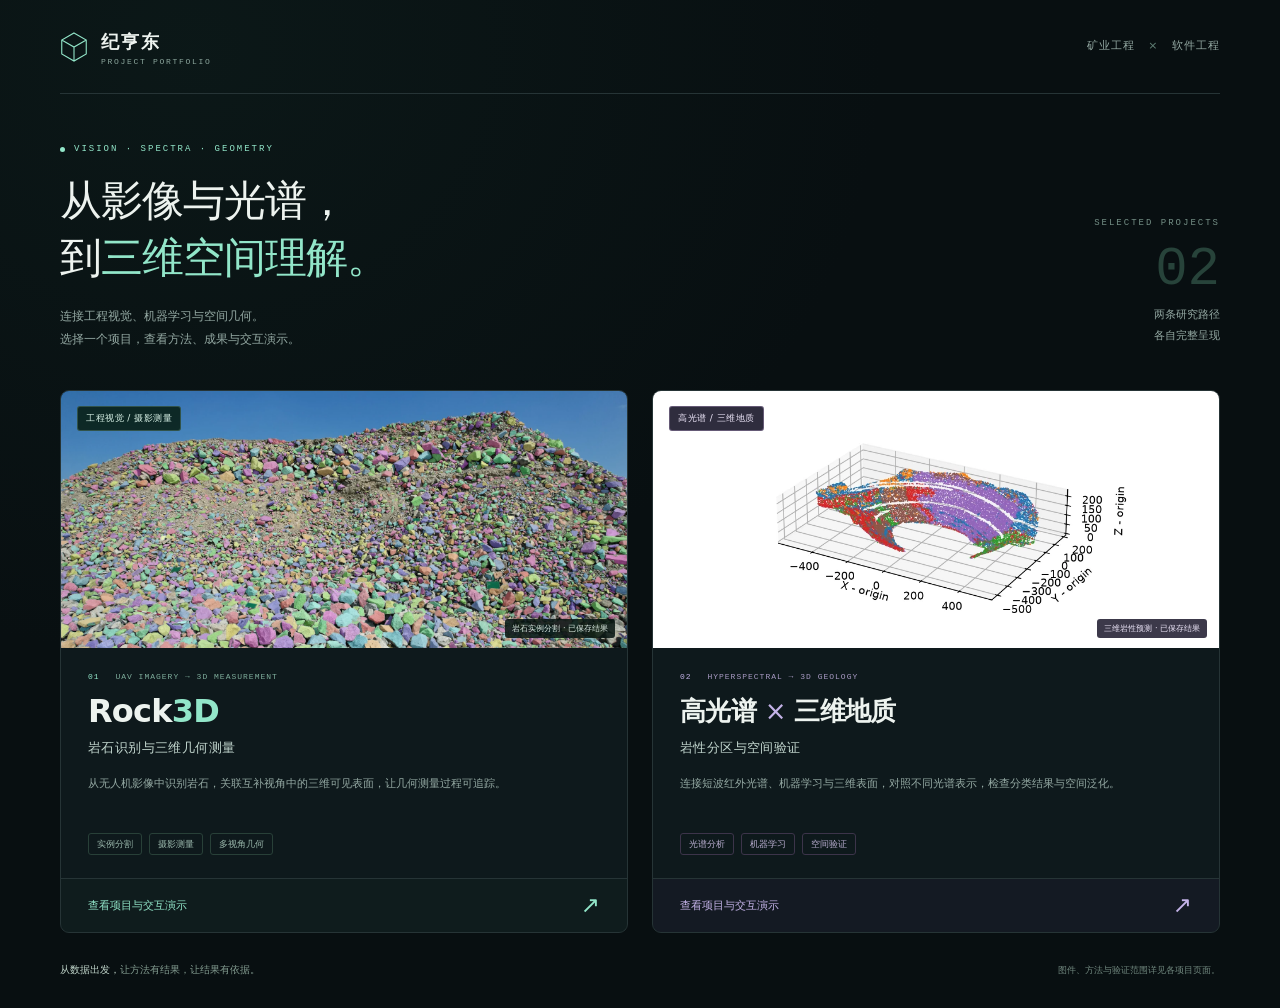
<file: index.html>
<!doctype html>
<html lang="zh-CN">
<head>
  <meta charset="utf-8"><meta name="viewport" content="width=device-width,initial-scale=1"><meta name="theme-color" content="#080f11">
  <meta name="description" content="纪亨东的项目作品集：Rock3D 岩石三维几何测量与高光谱三维地质，展示工程视觉、机器学习、空间几何和数据验证。">
  <title>纪亨东｜视觉、光谱与三维项目作品集</title>
  <link rel="icon" href="favicon.svg" type="image/svg+xml"><link rel="stylesheet" href="hub.css"><script src="hub.js" defer></script>
</head>
<body>
  <a class="skip-link" href="#projects">跳转到项目选择</a>
  <header class="hub-header wrap"><a class="identity" href="./" aria-label="纪亨东的项目作品集首页"><svg viewBox="0 0 32 36" fill="none" aria-hidden="true"><path d="M16 2 30 10v16L16 34 2 26V10L16 2ZM2 10l14 8 14-8M16 18v16"/></svg><span>纪亨东<small>PROJECT PORTFOLIO</small></span></a><span class="header-note">矿业工程 <i>×</i> 软件工程</span></header>
  <main class="wrap">
    <section class="intro" aria-labelledby="intro-title"><div><p class="eyebrow"><span></span> VISION · SPECTRA · GEOMETRY</p><h1 id="intro-title">从影像与光谱，<br>到<span>三维空间理解。</span></h1><p class="intro-copy">连接工程视觉、机器学习与空间几何。<br>选择一个项目，查看方法、成果与交互演示。</p></div><div class="selection-note"><span>SELECTED PROJECTS</span><strong>02</strong><p>两条研究路径<br>各自完整呈现</p></div></section>
    <section class="projects" id="projects" aria-label="选择要查看的项目">
      <a class="project-card rock-card" href="rock3d/" aria-label="进入 Rock3D：岩石识别与三维几何测量">
        <div class="card-visual rock-visual"><img src="rock3d/assets/preview/scene-segmentation-1600.webp" width="1600" height="1067" alt="真实岩石堆场景中已保存的彩色岩石实例分割结果" fetchpriority="high"><span class="visual-label">工程视觉 / 摄影测量</span><span class="visual-source">岩石实例分割 · 已保存结果</span></div>
        <div class="card-copy"><p class="card-kicker"><span>01</span> UAV IMAGERY → 3D MEASUREMENT</p><h2>Rock<span>3D</span></h2><h3>岩石识别与三维几何测量</h3><p class="project-description">从无人机影像中识别岩石，关联互补视角中的三维可见表面，让几何测量过程可追踪。</p><ul class="project-tags" aria-label="Rock3D 项目能力"><li>实例分割</li><li>摄影测量</li><li>多视角几何</li></ul></div>
        <div class="card-action"><span>查看项目与交互演示</span><span class="arrow" aria-hidden="true">↗</span></div>
      </a>
      <a class="project-card spectral-card" href="hyperspectral/" aria-label="进入高光谱与三维地质：岩性分区与空间验证">
        <div class="card-visual spectral-visual"><img src="hyperspectral/assets/view-R.webp" width="773" height="434" alt="高光谱项目已保存的原始反射率 R 三维岩性预测面板，颜色表示岩性类别" fetchpriority="high"><span class="visual-label">高光谱 / 三维地质</span><span class="visual-source">三维岩性预测 · 已保存结果</span></div>
        <div class="card-copy"><p class="card-kicker"><span>02</span> HYPERSPECTRAL → 3D GEOLOGY</p><h2 class="spectral-title">高光谱 <span>×</span> 三维地质</h2><h3>岩性分区与空间验证</h3><p class="project-description">连接短波红外光谱、机器学习与三维表面，对照不同光谱表示，检查分类结果与空间泛化。</p><ul class="project-tags" aria-label="高光谱项目能力"><li>光谱分析</li><li>机器学习</li><li>空间验证</li></ul></div>
        <div class="card-action"><span>查看项目与交互演示</span><span class="arrow" aria-hidden="true">↗</span></div>
      </a>
    </section>
  </main>
  <footer class="hub-footer wrap"><p>从数据出发，<span>让方法有结果，让结果有依据。</span></p><span>图件、方法与验证范围详见各项目页面。</span></footer>
</body>
</html>
</file>
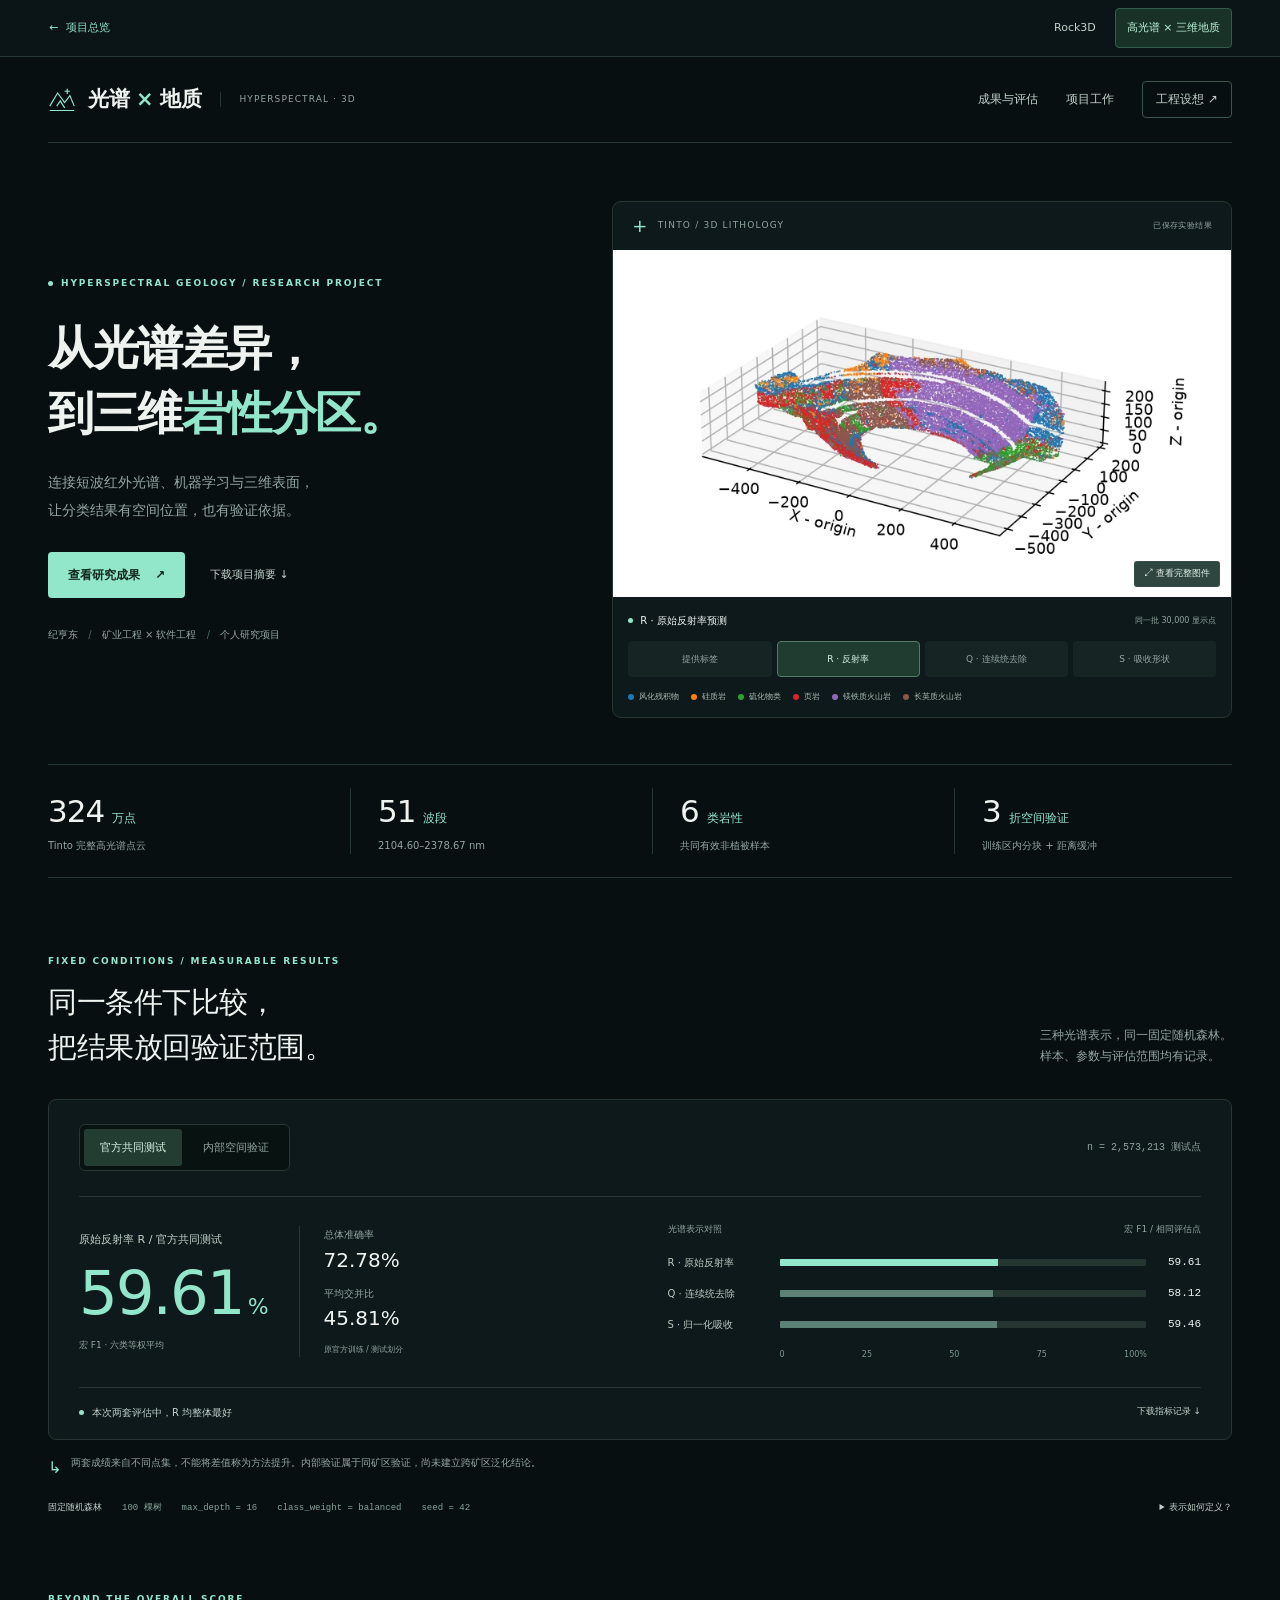
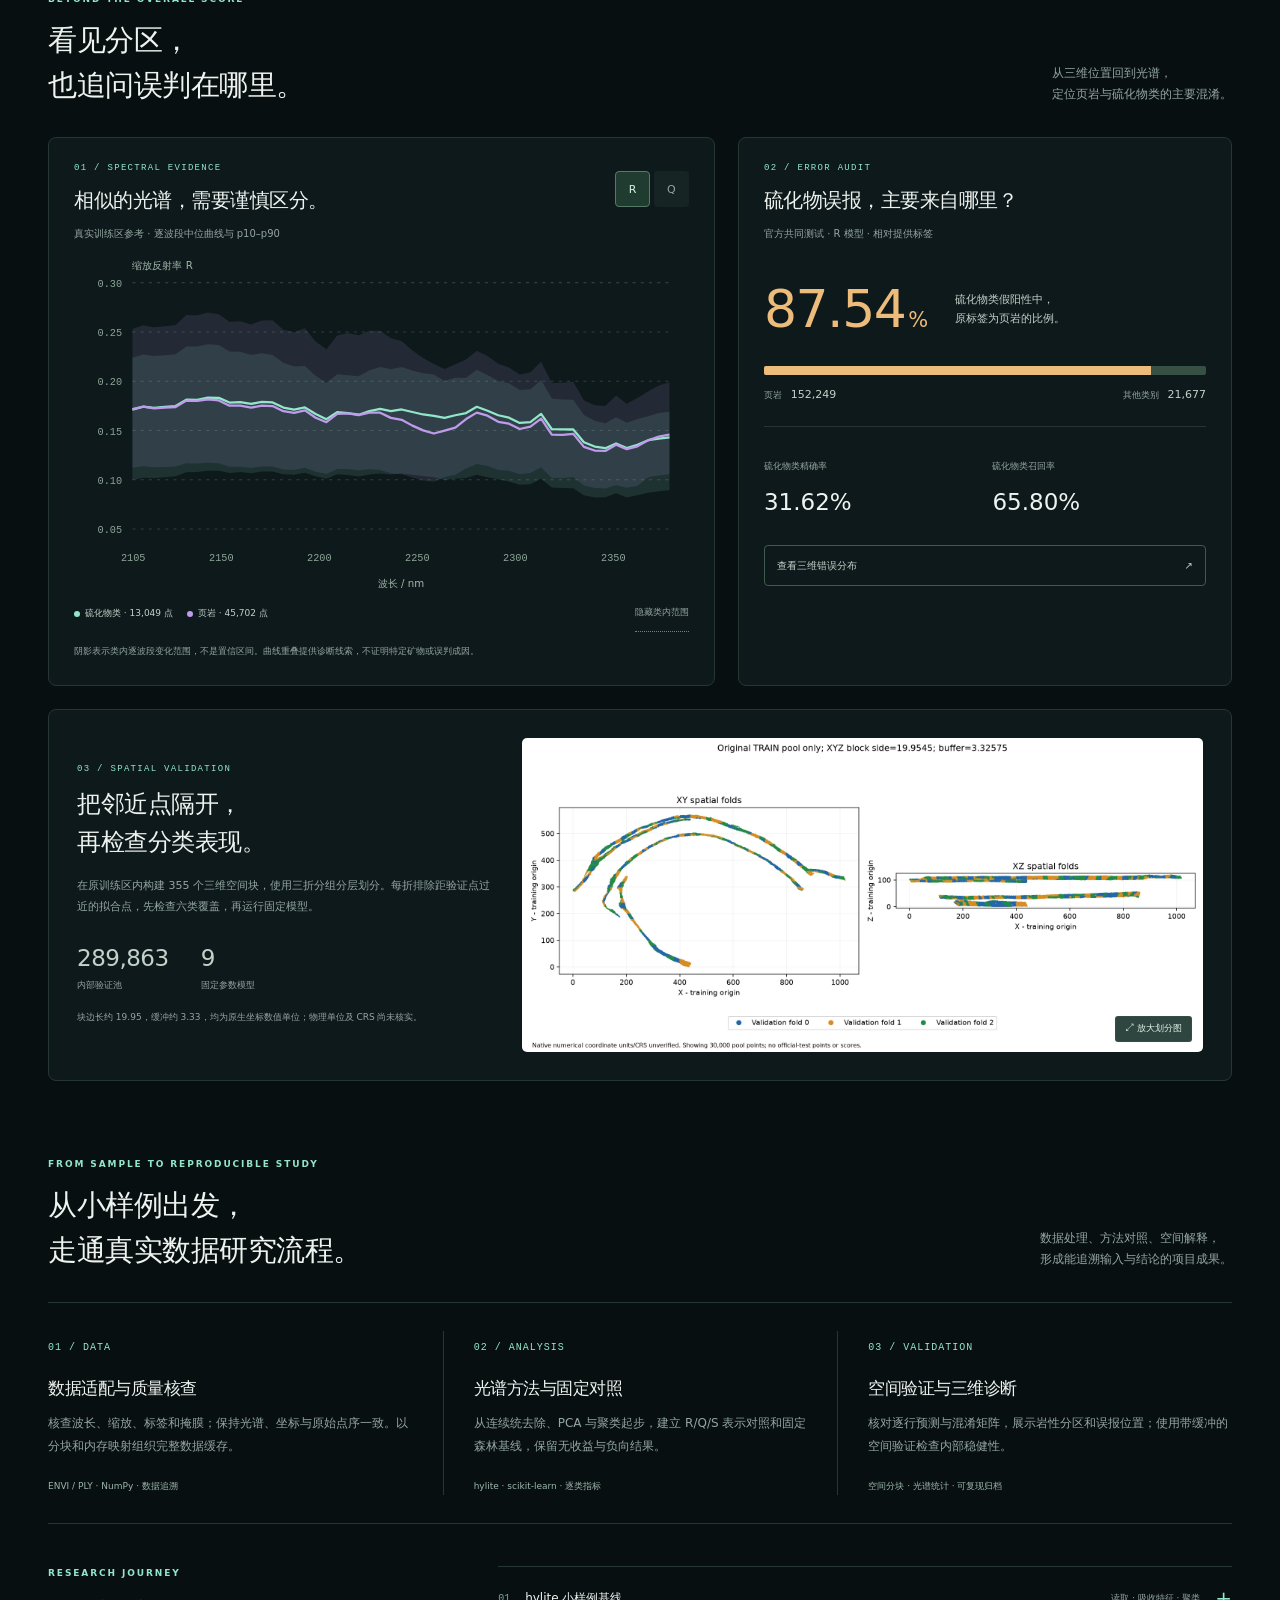
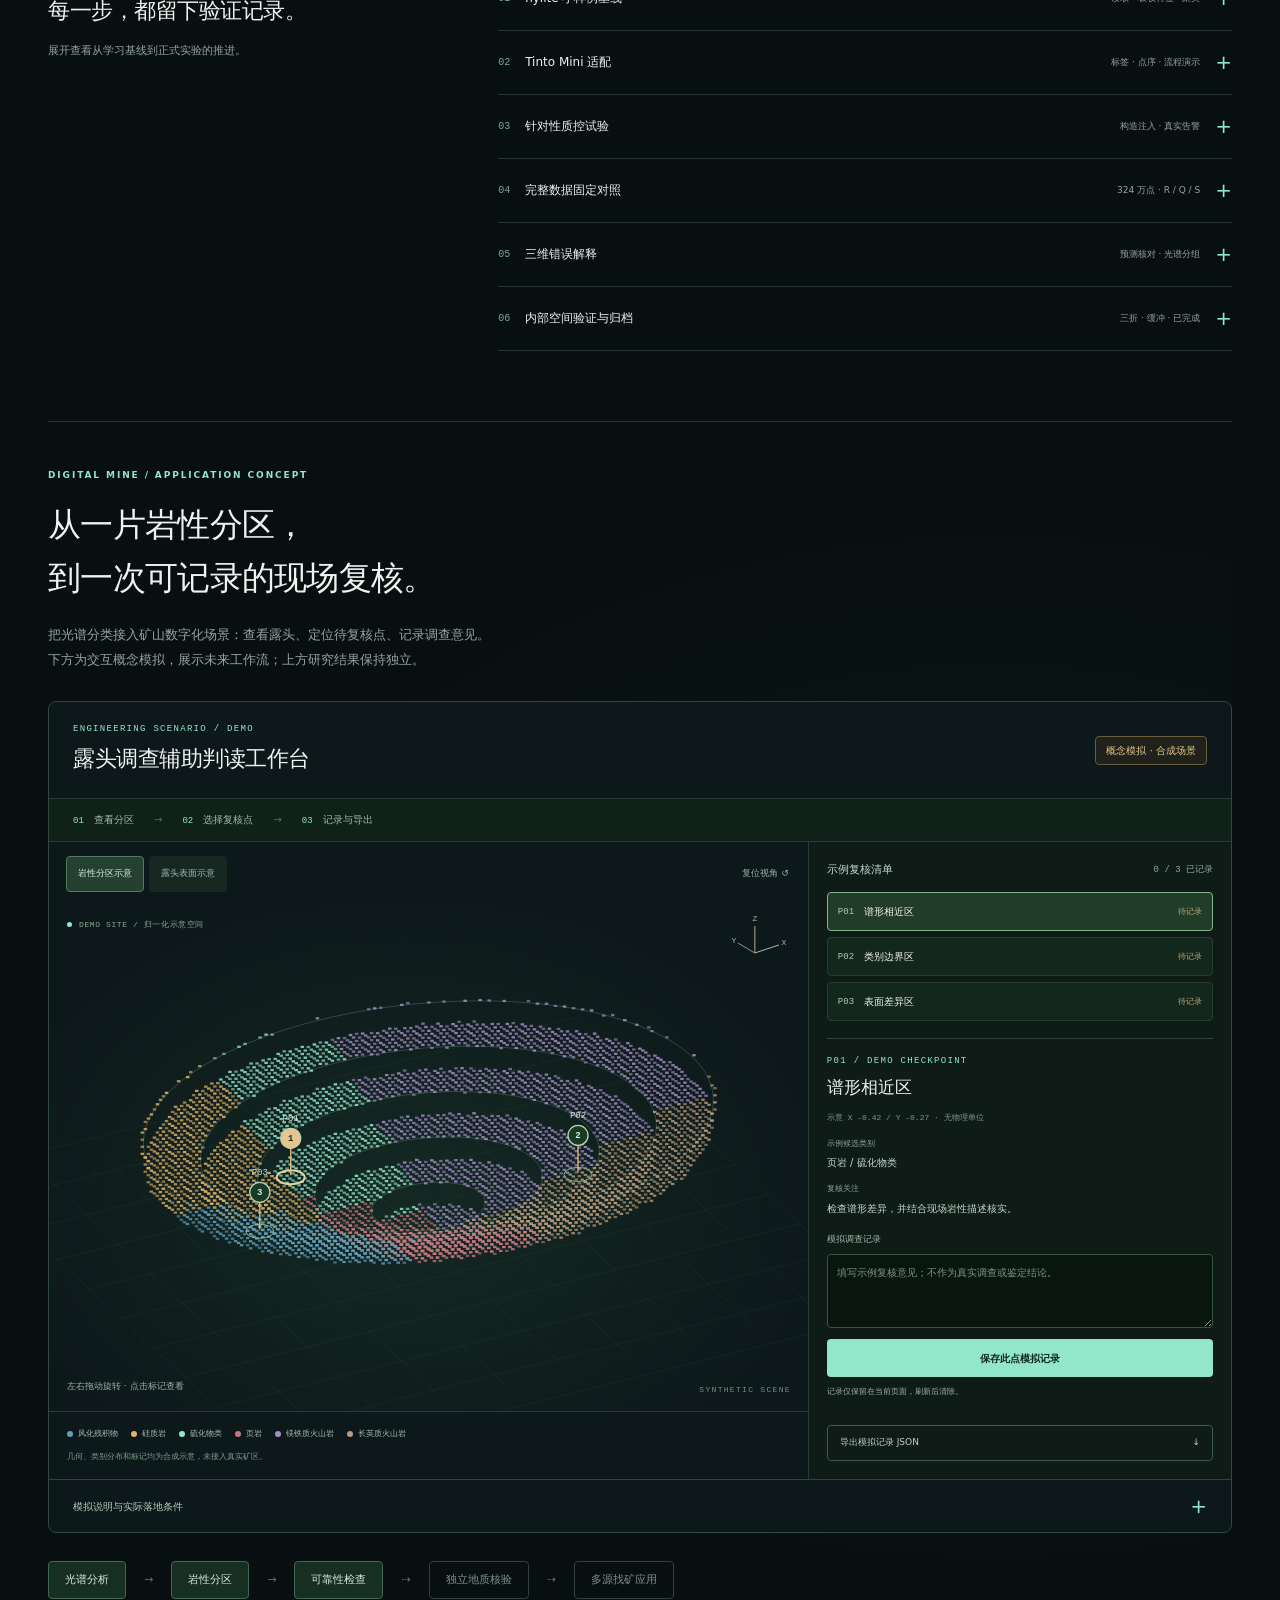
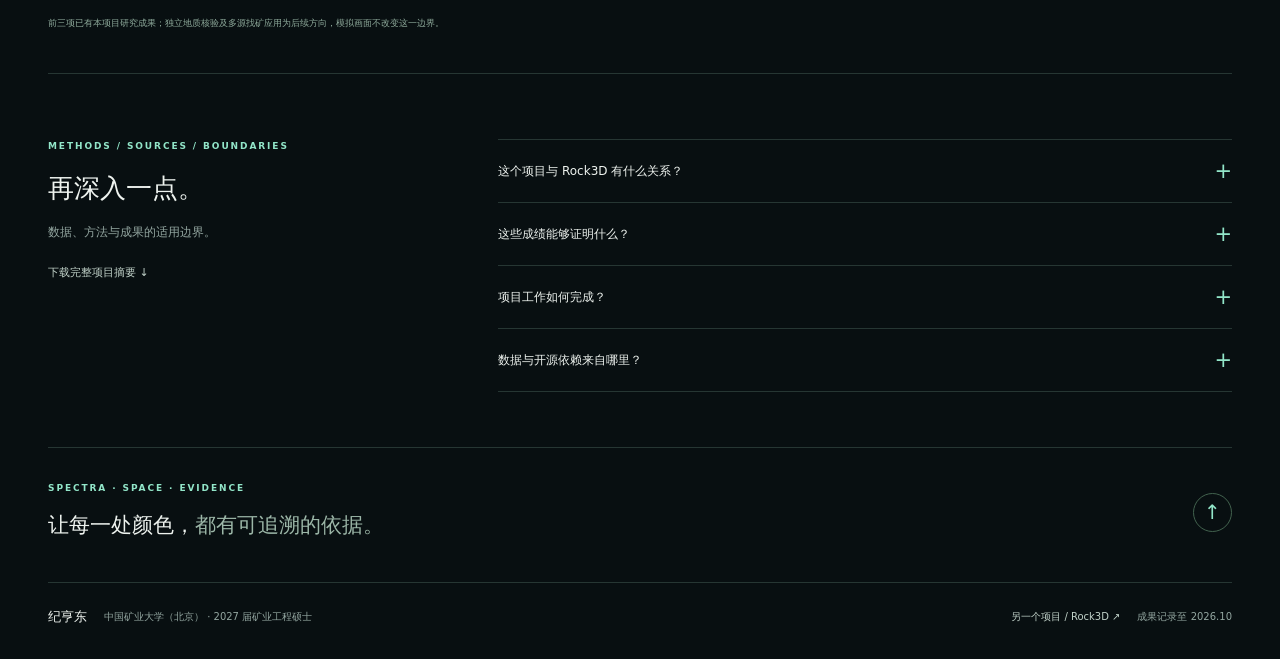
<file: hyperspectral/index.html>
<!doctype html>
<html lang="zh-CN">
<head>
  <meta charset="utf-8">
  <meta name="viewport" content="width=device-width,initial-scale=1">
  <meta name="theme-color" content="#080f11">
  <meta name="description" content="纪亨东的高光谱地质研究项目：从公开小样例到324万点Tinto数据适配、三维岩性分区、光谱对照与内部空间验证。">
  <title>高光谱 × 三维地质｜岩性分区与空间验证</title>
  <link rel="icon" href="assets/favicon.svg" type="image/svg+xml">
  <link rel="stylesheet" href="styles.css">
  <link rel="stylesheet" href="application.css">
  <script src="data.js" defer></script>
  <script src="script.js" defer></script>
  <script src="application.js" defer></script>
  <link rel="stylesheet" href="../project-nav.css">
</head>
<body>
  <a class="skip" href="#main">跳转到项目内容</a>
  <div class="portfolio-switcher"><div class="portfolio-switcher-inner">
  <a class="portfolio-home" href="../"><span aria-hidden="true">←</span> 项目总览</a>
  <nav class="portfolio-projects" aria-label="切换项目"><a href="../rock3d/">Rock3D</a><a href="../hyperspectral/" aria-current="page">高光谱 × 三维地质</a></nav>
</div></div>
  <header class="header wrap">
    <a class="brand" href="#top" aria-label="高光谱地质项目首页"><svg viewBox="0 0 32 32" fill="none" aria-hidden="true"><path d="m2 23 9-15 8 11 6-8 5 12M2 28h28M10 23l4-6 5 8"/><path d="M22 3v6M19 6h6"/></svg><span>光谱<span class="accent"> × </span>地质</span><small>HYPERSPECTRAL · 3D</small></a>
    <nav aria-label="页面导航"><a href="#results">成果与评估</a><a href="#work">项目工作</a><a href="#application-demo" class="sister">工程设想 ↗</a></nav>
  </header>
  <main id="main">
    <section id="top" class="hero wrap" aria-labelledby="hero-title">
      <div class="hero-copy">
        <p class="eyebrow"><span class="dot"></span> HYPERSPECTRAL GEOLOGY / RESEARCH PROJECT</p>
        <h1 id="hero-title">从光谱差异，<br>到三维<span class="accent">岩性分区。</span></h1>
        <p class="hero-description">连接短波红外光谱、机器学习与三维表面，<br>让分类结果有空间位置，也有验证依据。</p>
        <div class="hero-actions"><a class="button primary" href="#results">查看研究成果 <span aria-hidden="true">↗</span></a><a class="text-link" href="downloads/project-brief.md" download>下载项目摘要 <span aria-hidden="true">↓</span></a></div>
        <p class="hero-meta">纪亨东 <span> / </span> 矿业工程 × 软件工程 <span> / </span> 个人研究项目</p>
      </div>
      <article class="viewer" aria-labelledby="viewer-title">
        <div class="panel-heading"><span id="viewer-title"><span class="cross">+</span> TINTO / 3D LITHOLOGY</span><span class="live-tag">已保存实验结果</span></div>
        <button type="button" class="hero-image image-open" data-image="assets/full-comparison.webp" data-title="同一批测试点的提供标签与 R/Q/S 预测" data-caption="完整图件：各面板使用相同的 30000 个官方测试显示点，未经平滑；仅为显示抽样。坐标单位及 CRS 未核实。" aria-label="放大三维岩性分类完整图件">
          <img id="hero-view" src="assets/view-R.webp" width="774" height="434" alt="原始反射率 R 的三维岩性预测，裁切自保存的完整对照图">
          <span class="zoom-hint" aria-hidden="true">⤢ 查看完整图件</span>
        </button>
        <div class="viewer-bottom">
          <div class="view-label"><span class="dot"></span><span id="view-caption" aria-live="polite">R · 原始反射率预测</span><small>同一批 30,000 显示点</small></div>
          <div class="view-tabs" role="group" aria-label="切换三维结果面板">
            <button type="button" data-view="labels" aria-pressed="false">提供标签</button><button type="button" data-view="R" aria-pressed="true">R · 反射率</button><button type="button" data-view="Q" aria-pressed="false">Q · 连续统去除</button><button type="button" data-view="S" aria-pressed="false">S · 吸收形状</button>
          </div>
          <div class="class-legend" aria-label="岩性类别图例"><span style="--c:#1f77b4">风化残积物</span><span style="--c:#ff7f0e">硅质岩</span><span style="--c:#2ca02c">硫化物类</span><span style="--c:#d62728">页岩</span><span style="--c:#9467bd">镁铁质火山岩</span><span style="--c:#8c564b">长英质火山岩</span></div>
        </div>
      </article>
    </section>

    <div class="scale-strip wrap" aria-label="研究数据规模"><div><strong>324<span>万点</span></strong><p>Tinto 完整高光谱点云</p></div><div><strong>51<span>波段</span></strong><p>2104.60–2378.67 nm</p></div><div><strong>6<span>类岩性</span></strong><p>共同有效非植被样本</p></div><div><strong>3<span>折空间验证</span></strong><p>训练区内分块 + 距离缓冲</p></div></div>

    <section id="results" class="wrap section" aria-labelledby="results-title">
      <div class="section-head"><div><p class="eyebrow">FIXED CONDITIONS / MEASURABLE RESULTS</p><h2 id="results-title">同一条件下比较，<br>把结果放回验证范围。</h2></div><p class="section-intro">三种光谱表示，同一固定随机森林。<br>样本、参数与评估范围均有记录。</p></div>
      <article class="evaluation">
        <div class="eval-top"><div class="scope-tabs" role="group" aria-label="选择评估范围"><button type="button" data-scope="official" aria-pressed="true">官方共同测试</button><button type="button" data-scope="internal" aria-pressed="false">内部空间验证</button></div><span id="population-tag" class="mono">n = 2,573,213 测试点</span></div>
        <div id="metric-content" aria-live="polite">
          <div class="main-score"><div><p id="scope-heading">原始反射率 R / 官方共同测试</p><strong id="main-f1">59.61<span>%</span></strong><small>宏 F1 · 六类等权平均</small></div><div class="other-scores"><p>总体准确率 <strong id="main-oa">72.78%</strong></p><p>平均交并比 <strong id="main-iou">45.81%</strong></p><span id="scope-detail">原官方训练 / 测试划分</span></div></div>
          <div class="comparison-chart"><div class="chart-header"><span>光谱表示对照</span><span>宏 F1 / 相同评估点</span></div><div id="metric-bars"></div><div class="chart-axis" aria-hidden="true"><span>0</span><span>25</span><span>50</span><span>75</span><span>100%</span></div></div>
        </div>
        <div class="eval-bottom"><span class="finding"><span class="dot"></span> 本次两套评估中，R 均整体最好</span><a class="text-link" href="downloads/results.json" download>下载指标记录 ↓</a></div>
      </article>
      <p class="scope-note"><span aria-hidden="true">↳</span> 两套成绩来自不同点集，不能将差值称为方法提升。内部验证属于同矿区验证，尚未建立跨矿区泛化结论。</p>
      <div class="method-strip"><span>固定随机森林</span><span>100 棵树</span><span>max_depth = 16</span><span>class_weight = balanced</span><span>seed = 42</span><details><summary>表示如何定义？</summary><p>R 为原始缩放反射率；Q 为上包络连续统去除 R/C；S 为 (1−Q)/‖1−Q‖₂。三种表示共用 51 波段及有效样本，XYZ 不进入分类器。min_samples_leaf=5；未按测试成绩调参。</p></details></div>
    </section>

    <section id="diagnostics" class="wrap section" aria-labelledby="diagnostics-title">
      <div class="section-head"><div><p class="eyebrow">BEYOND THE OVERALL SCORE</p><h2 id="diagnostics-title">看见分区，<br>也追问误判在哪里。</h2></div><p class="section-intro">从三维位置回到光谱，<br>定位页岩与硫化物类的主要混淆。</p></div>
      <div class="diagnostic-grid">
        <article class="spectrum-panel">
          <div class="card-heading"><div><p class="card-index">01 / SPECTRAL EVIDENCE</p><h3>相似的光谱，需要谨慎区分。</h3></div><div class="small-tabs" role="group" aria-label="选择训练参考光谱表示"><button type="button" data-spectrum="R" aria-pressed="true">R</button><button type="button" data-spectrum="Q" aria-pressed="false">Q</button></div></div>
          <p class="card-copy">真实训练区参考 · 逐波段中位曲线与 p10–p90</p>
          <svg id="spectrum-chart" viewBox="0 0 600 330" role="img" aria-label="训练区页岩和硫化物类的光谱中位数及类内变化范围"></svg>
          <div class="spectrum-footer"><div class="curve-legend"><span style="--c:#92e6c9">硫化物类 · 13,049 点</span><span style="--c:#bf9beb">页岩 · 45,702 点</span></div><button id="spread-toggle" type="button" aria-pressed="true">隐藏类内范围</button></div>
          <p class="fine">阴影表示类内逐波段变化范围，不是置信区间。曲线重叠提供诊断线索，不证明特定矿物或误判成因。</p>
        </article>
        <article class="error-panel">
          <p class="card-index">02 / ERROR AUDIT</p><h3>硫化物误报，主要来自哪里？</h3><p class="card-copy">官方共同测试 · R 模型 · 相对提供标签</p>
          <div class="error-number"><strong>87.54<span>%</span></strong><p>硫化物类假阳性中，<br>原标签为页岩的比例。</p></div>
          <div class="error-bar" role="img" aria-label="173926个硫化物假阳性中，152249个来自页岩，21677个来自其他类别"><span></span></div>
          <div class="error-counts"><span>页岩 <strong>152,249</strong></span><span>其他类别 <strong>21,677</strong></span></div>
          <div class="precision-note"><div><span>硫化物类精确率</span><strong>31.62%</strong></div><div><span>硫化物类召回率</span><strong>65.80%</strong></div></div>
          <button class="outline-button image-open" type="button" data-image="assets/sulphide-audit.webp" data-title="R 基线：硫化物类 TP / FP / FN 空间分布" data-caption="TN/TP/FP/FN 各显示 4000 点，显示比例不代表总体错误率或矿化丰度。颜色表示与提供标签的对应关系，不是矿体边界。">查看三维错误分布 <span aria-hidden="true">↗</span></button>
        </article>
      </div>
      <article class="spatial-panel"><div class="spatial-copy"><p class="card-index">03 / SPATIAL VALIDATION</p><h3>把邻近点隔开，<br>再检查分类表现。</h3><p>在原训练区内构建 355 个三维空间块，使用三折分组分层划分。每折排除距验证点过近的拟合点，先检查六类覆盖，再运行固定模型。</p><div class="spatial-stats"><span><strong>289,863</strong>内部验证池</span><span><strong>9</strong>固定参数模型</span></div><p class="fine">块边长约 19.95，缓冲约 3.33，均为原生坐标数值单位；物理单位及 CRS 尚未核实。</p></div><button type="button" class="spatial-image image-open" data-image="assets/spatial-split.webp" data-title="原训练区内三折空间划分：XY / XZ" data-caption="每个空间块仅属于一个验证折；R/Q/S 共用划分，逐折应用距离缓冲。显示 30000 个训练池点，未使用官方测试点进行该步骤评分。" aria-label="放大内部空间划分图"><img src="assets/spatial-split.webp" width="1820" height="840" loading="lazy" alt="三折空间划分的 XY 和 XZ 投影，各折用不同颜色表示"><span class="zoom-hint" aria-hidden="true">⤢ 放大划分图</span></button></article>
    </section>

    <section id="work" class="wrap section" aria-labelledby="work-title">
      <div class="section-head"><div><p class="eyebrow">FROM SAMPLE TO REPRODUCIBLE STUDY</p><h2 id="work-title">从小样例出发，<br>走通真实数据研究流程。</h2></div><p class="section-intro">数据处理、方法对照、空间解释，<br>形成能追溯输入与结论的项目成果。</p></div>
      <div class="work-grid"><article><span class="work-index">01 / DATA</span><h3>数据适配与质量核查</h3><p>核查波长、缩放、标签和掩膜；保持光谱、坐标与原始点序一致。以分块和内存映射组织完整数据缓存。</p><small>ENVI / PLY · NumPy · 数据追溯</small></article><article><span class="work-index">02 / ANALYSIS</span><h3>光谱方法与固定对照</h3><p>从连续统去除、PCA 与聚类起步，建立 R/Q/S 表示对照和固定森林基线，保留无收益与负向结果。</p><small>hylite · scikit-learn · 逐类指标</small></article><article><span class="work-index">03 / VALIDATION</span><h3>空间验证与三维诊断</h3><p>核对逐行预测与混淆矩阵，展示岩性分区和误报位置；使用带缓冲的空间验证检查内部稳健性。</p><small>空间分块 · 光谱统计 · 可复现归档</small></article></div>
      <div class="journey"><div class="journey-intro"><p class="eyebrow">RESEARCH JOURNEY</p><h3>每一步，都留下验证记录。</h3><p>展开查看从学习基线到正式实验的推进。</p></div><div class="journey-steps">
        <details><summary><span>01</span><strong>hylite 小样例基线</strong><small>读取 · 吸收特征 · 聚类</small><b>+</b></summary><p>完成二维影像、光谱库与已有高光谱点云的读取；开展连续统去除、PCA / K-means 对照、USGS 三条参考谱探索及三维属性展示。聚类一致性不等于识别准确率，参考谱比较未建立独立矿物真值。</p></details>
        <details><summary><span>02</span><strong>Tinto Mini 适配</strong><small>标签 · 点序 · 流程演示</small><b>+</b></summary><p>核查 303388 点 Mini 的缩放、波长、掩膜、标签字典和点序，打通岩性预测及三维对照。Mini 演示成绩不作为完整数据正式基准结果。</p></details>
        <details><summary><span>03</span><strong>针对性质控试验</strong><small>构造注入 · 真实告警</small><b>+</b></summary><p>检验固定孤立单波段下陷规则；受控注入仅在预设强下陷情景中有效，未证明一般降噪收益。真实训练区 63513 个有效点中 2 点触发，保留为候选告警，未自动修复正式数据。</p></details>
        <details><summary><span>04</span><strong>完整数据固定对照</strong><small>324 万点 · R / Q / S</small><b>+</b></summary><p>完成完整 ZIP 校验与选定成员适配；共同有效训练 289863 点、测试 2573213 点。冻结表示、森林参数及官方/距离子集范围，报告逐类与总体结果。</p></details>
        <details><summary><span>05</span><strong>三维错误解释</strong><small>预测核对 · 光谱分组</small><b>+</b></summary><p>用保存预测重建混淆矩阵，生成三维分区和误差图；比较页岩—硫化物正确/错误组的光谱、亮度和点距分布。诊断为描述性分析，不建立误判成因的因果结论。</p></details>
        <details><summary><span>06</span><strong>内部空间验证与归档</strong><small>三折 · 缓冲 · 已完成</small><b>+</b></summary><p>仅在原训练区内实施固定三折空间划分与缓冲，完成 R/Q/S 共 9 次拟合。核对各折计数、合并混淆矩阵和重算指标，保留协议、模型、预测与阶段小结。</p></details>
      </div></div>
    </section>

    <section id="application-demo" class="wrap section application" aria-labelledby="application-title">
      <p class="eyebrow">DIGITAL MINE / APPLICATION CONCEPT</p><h2 id="application-title">从一片岩性分区，<br>到一次可记录的现场复核。</h2>
      <p>把光谱分类接入矿山数字化场景：查看露头、定位待复核点、记录调查意见。<br>下方为交互概念模拟，展示未来工作流；上方研究结果保持独立。</p>
      <article class="survey-app" aria-labelledby="survey-title">
        <div class="survey-head"><div><p class="card-index">ENGINEERING SCENARIO / DEMO</p><h3 id="survey-title">露头调查辅助判读工作台</h3></div><span class="simulation-badge">概念模拟 · 合成场景</span></div>
        <div class="survey-flow" aria-label="模拟工作流"><span><b>01</b> 查看分区</span><i>→</i><span><b>02</b> 选择复核点</span><i>→</i><span><b>03</b> 记录与导出</span></div>
        <div class="survey-body">
          <div class="survey-scene">
            <div class="survey-toolbar"><div class="survey-layer-tabs" role="group" aria-label="合成露头图层"><button type="button" data-survey-layer="lithology" aria-pressed="true">岩性分区示意</button><button type="button" data-survey-layer="surface" aria-pressed="false">露头表面示意</button></div><button id="survey-reset-view" type="button" title="恢复初始观察角度">复位视角 ↺</button></div>
            <div class="survey-canvas-wrap"><canvas id="survey-canvas" width="1000" height="640" tabindex="0" role="img" aria-label="可拖动旋转的合成台阶露头，含三个示例复核点；也可用左右方向键旋转，用右侧按钮选择复核点"></canvas><div class="scene-label"><span class="dot"></span> DEMO SITE / 归一化示意空间</div><div class="scene-hint">左右拖动旋转 · 点击标记查看</div><span class="scene-watermark">SYNTHETIC SCENE</span></div>
            <div class="survey-scene-footer"><div class="class-legend"><span style="--c:#619eba">风化残积物</span><span style="--c:#e0b168">硅质岩</span><span style="--c:#92e6c9">硫化物类</span><span style="--c:#c47780">页岩</span><span style="--c:#a48cc9">镁铁质火山岩</span><span style="--c:#b99a7b">长英质火山岩</span></div><p>几何、类别分布和标记均为合成示意，未接入真实矿区。</p></div>
          </div>
          <aside class="survey-inspector" aria-labelledby="survey-inspector-title"><div class="inspector-title"><span id="survey-inspector-title">示例复核清单</span><span id="survey-count">0 / 3 已记录</span></div><div id="survey-task-list" class="survey-task-list" role="group" aria-label="选择示例复核点"><button type="button" data-survey-task="0" aria-pressed="true"><span>P01</span><strong>谱形相近区</strong><small>待记录</small></button><button type="button" data-survey-task="1" aria-pressed="false"><span>P02</span><strong>类别边界区</strong><small>待记录</small></button><button type="button" data-survey-task="2" aria-pressed="false"><span>P03</span><strong>表面差异区</strong><small>待记录</small></button></div>
            <div class="survey-task-detail" aria-live="polite"><p class="card-index" id="survey-point-id">P01 / DEMO CHECKPOINT</p><h4 id="survey-point-name">谱形相近区</h4><p id="survey-point-coordinates" class="mono"></p><dl><div><dt>示例候选类别</dt><dd id="survey-point-classes">页岩 / 硫化物类</dd></div><div><dt>复核关注</dt><dd id="survey-point-reason">检查谱形差异，并结合现场岩性描述核实。</dd></div></dl></div>
            <label for="survey-note" class="survey-note-label">模拟调查记录</label><textarea id="survey-note" rows="3" maxlength="300" placeholder="填写示例复核意见；不作为真实调查或鉴定结论。"></textarea><button type="button" id="survey-save" class="button primary">保存此点模拟记录</button><p id="survey-message" class="survey-message" role="status">记录仅保留在当前页面，刷新后清除。</p><button type="button" id="survey-export" class="outline-button">导出模拟记录 JSON <span aria-hidden="true">↓</span></button>
          </aside>
        </div>
        <details class="survey-boundaries"><summary>模拟说明与实际落地条件 <span>+</span></summary><p>这是页面中的工程交互原型：台阶露头、岩性分布、复核点及关注原因均为人为构造，未调用真实模型进行推理，也未计算分类置信度或找矿优先级。“已记录”仅表示填写并保存了页面记录，不代表通过现场核验。记录仅在当前页面内存中保存，可导出至本机。</p><p>实际部署仍需真实场景及坐标系统、数据采集与配准、模型适用性验证、现场采样鉴定和业务系统接入。本页未据此宣称矿体圈定、品位估计或生产平台落地。</p></details>
      </article>
      <div class="application-flow"><span class="done">光谱分析</span><i>→</i><span class="done">岩性分区</span><i>→</i><span class="done">可靠性检查</span><i>⇢</i><span>独立地质核验</span><i>⇢</i><span>多源找矿应用</span></div><small>前三项已有本项目研究成果；独立地质核验及多源找矿应用为后续方向，模拟画面不改变这一边界。</small>
    </section>

    <section class="wrap details-section" aria-labelledby="details-title"><div><p class="eyebrow">METHODS / SOURCES / BOUNDARIES</p><h2 id="details-title">再深入一点。</h2><p>数据、方法与成果的适用边界。</p><a class="text-link" href="downloads/project-brief.md" download>下载完整项目摘要 ↓</a></div><div class="faq">
      <details><summary>这个项目与 Rock3D 有什么关系？<span>+</span></summary><p>两者是独立项目，共享点云属性对应、空间展示和可复现流程的经验。本项目使用已有光谱属性的点云，没有完成原始二维影像到点云的配准或光谱投影，也未与 Rock3D 数据融合。</p></details>
      <details><summary>这些成绩能够证明什么？<span>+</span></summary><p>成绩衡量与 Tinto 提供岩性标签的一致性。单矿区及标签来源限制仍然存在，不能等同于逐点独立化验、矿体识别、品位估计或跨矿区能力。内部空间成绩与官方共同测试成绩来自不同点集。</p></details>
      <details><summary>项目工作如何完成？<span>+</span></summary><p>使用公开数据及开源工具，在实验室组织和执行数据处理、对照实验与结果核查，并借助 AI 辅助方案讨论、代码编写和调试。形成代码、缓存、参数、模型、预测、图件及报告；没有宣称原创分类算法或生产平台落地。</p></details>
      <details><summary>数据与开源依赖来自哪里？<span>+</span></summary><p>Tinto 数据发布：<a href="https://doi.org/10.14278/rodare.2256" target="_blank" rel="noopener noreferrer">DOI 10.14278/rodare.2256 ↗</a>。小样例与光谱处理基于 <a href="https://github.com/hifexplo/hylite" target="_blank" rel="noopener noreferrer">hylite ↗</a>；早期参考谱来自 USGS Spectral Library Version 7（DOI 10.5066/F7RR1WDJ）。技术栈为 Python、NumPy、SciPy、scikit-learn、Matplotlib、plyfile。网页复用已保存结果与统计，不运行新推理或训练。</p></details>
    </div></section>
    <section class="closing wrap"><div><p class="eyebrow">SPECTRA · SPACE · EVIDENCE</p><h2>让每一处颜色，<span>都有可追溯的依据。</span></h2></div><a class="back-top" href="#top" aria-label="返回顶部">↑</a></section>
  </main>
  <footer class="wrap"><div><strong>纪亨东</strong><span>中国矿业大学（北京） · 2027 届矿业工程硕士</span></div><div><a href="../rock3d/" target="_blank" rel="noopener noreferrer">另一个项目 / Rock3D ↗</a><span>成果记录至 2026.10</span></div></footer>
  <dialog id="image-dialog" aria-labelledby="dialog-title"><div class="dialog-head"><div><p class="eyebrow">SAVED RESEARCH FIGURE</p><h2 id="dialog-title">实验图件</h2></div><button id="dialog-close" type="button" aria-label="关闭图件">×</button></div><div class="dialog-image-wrap"><img id="dialog-image" alt=""></div><p id="dialog-caption"></p><a id="dialog-original" class="text-link" href="assets/full-comparison.webp" target="_blank" rel="noopener noreferrer">打开原尺寸图件 ↗</a></dialog>
</body>
</html>
</file>
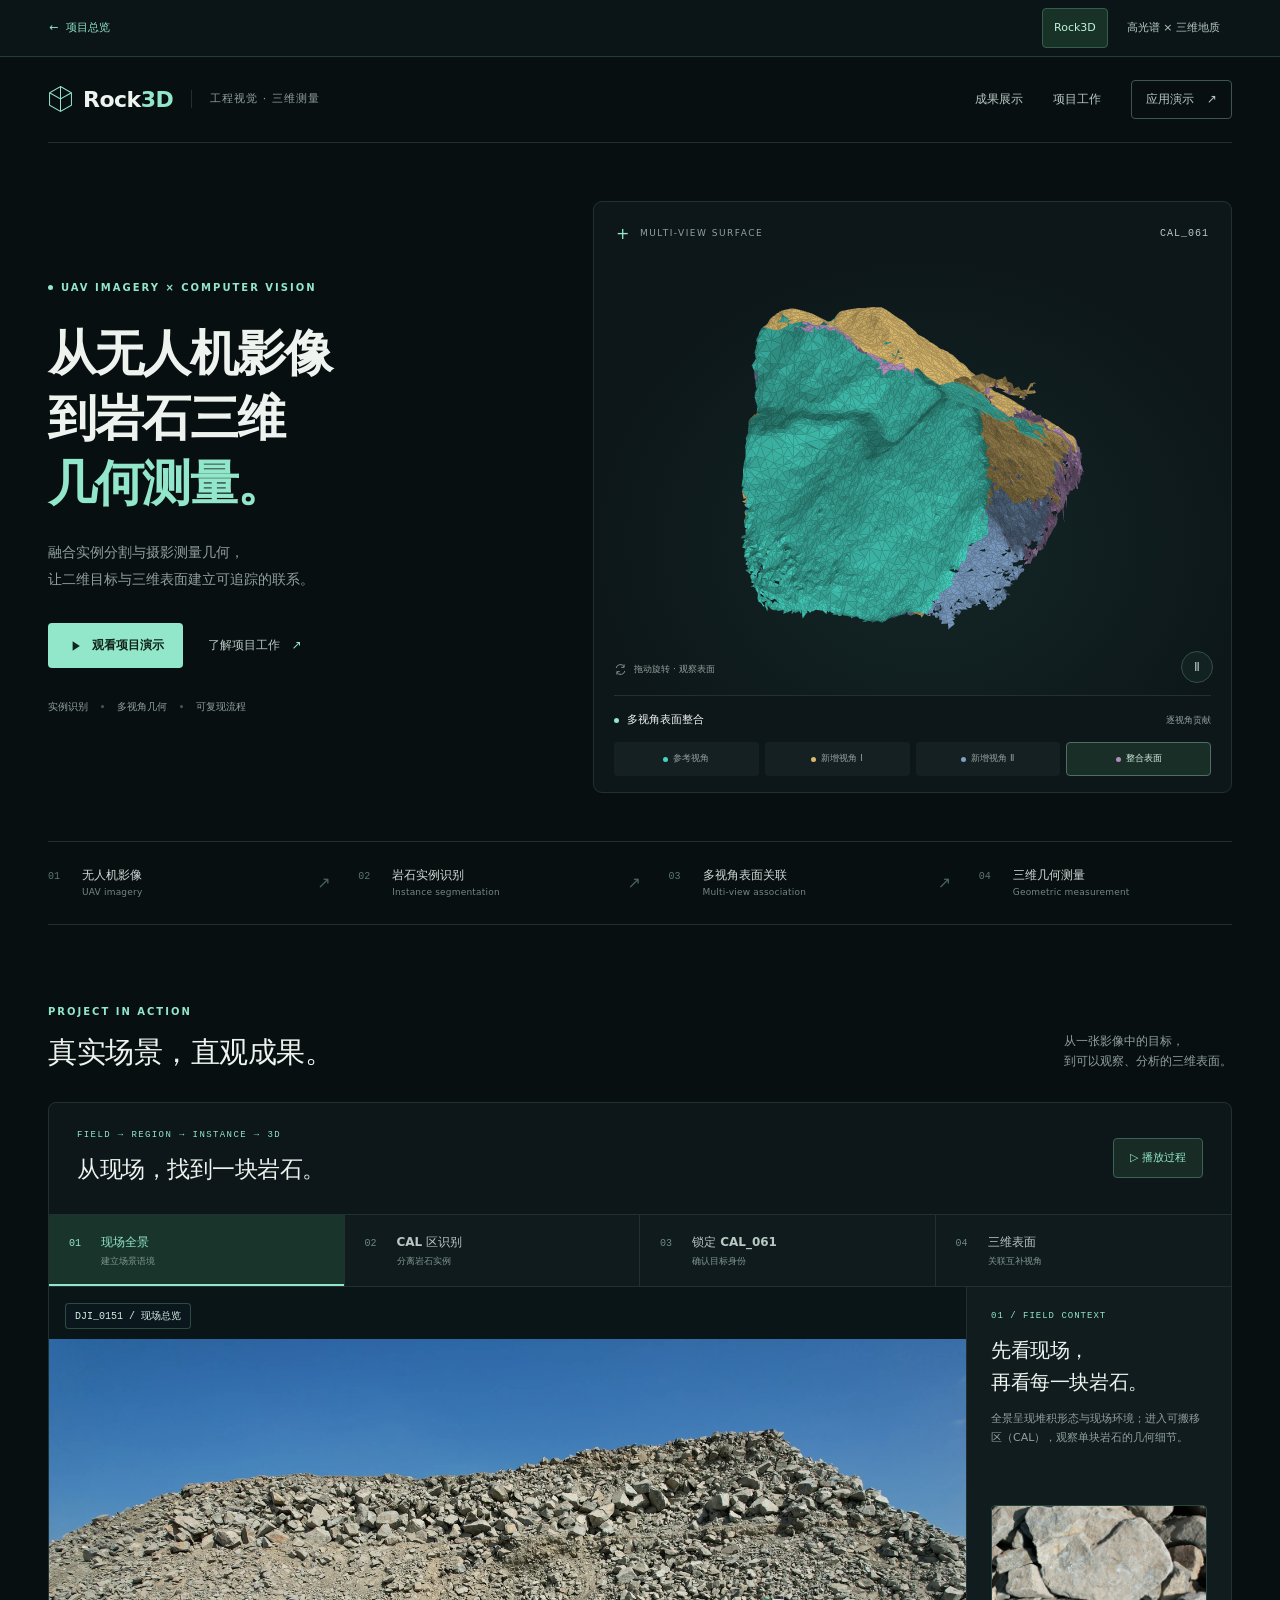
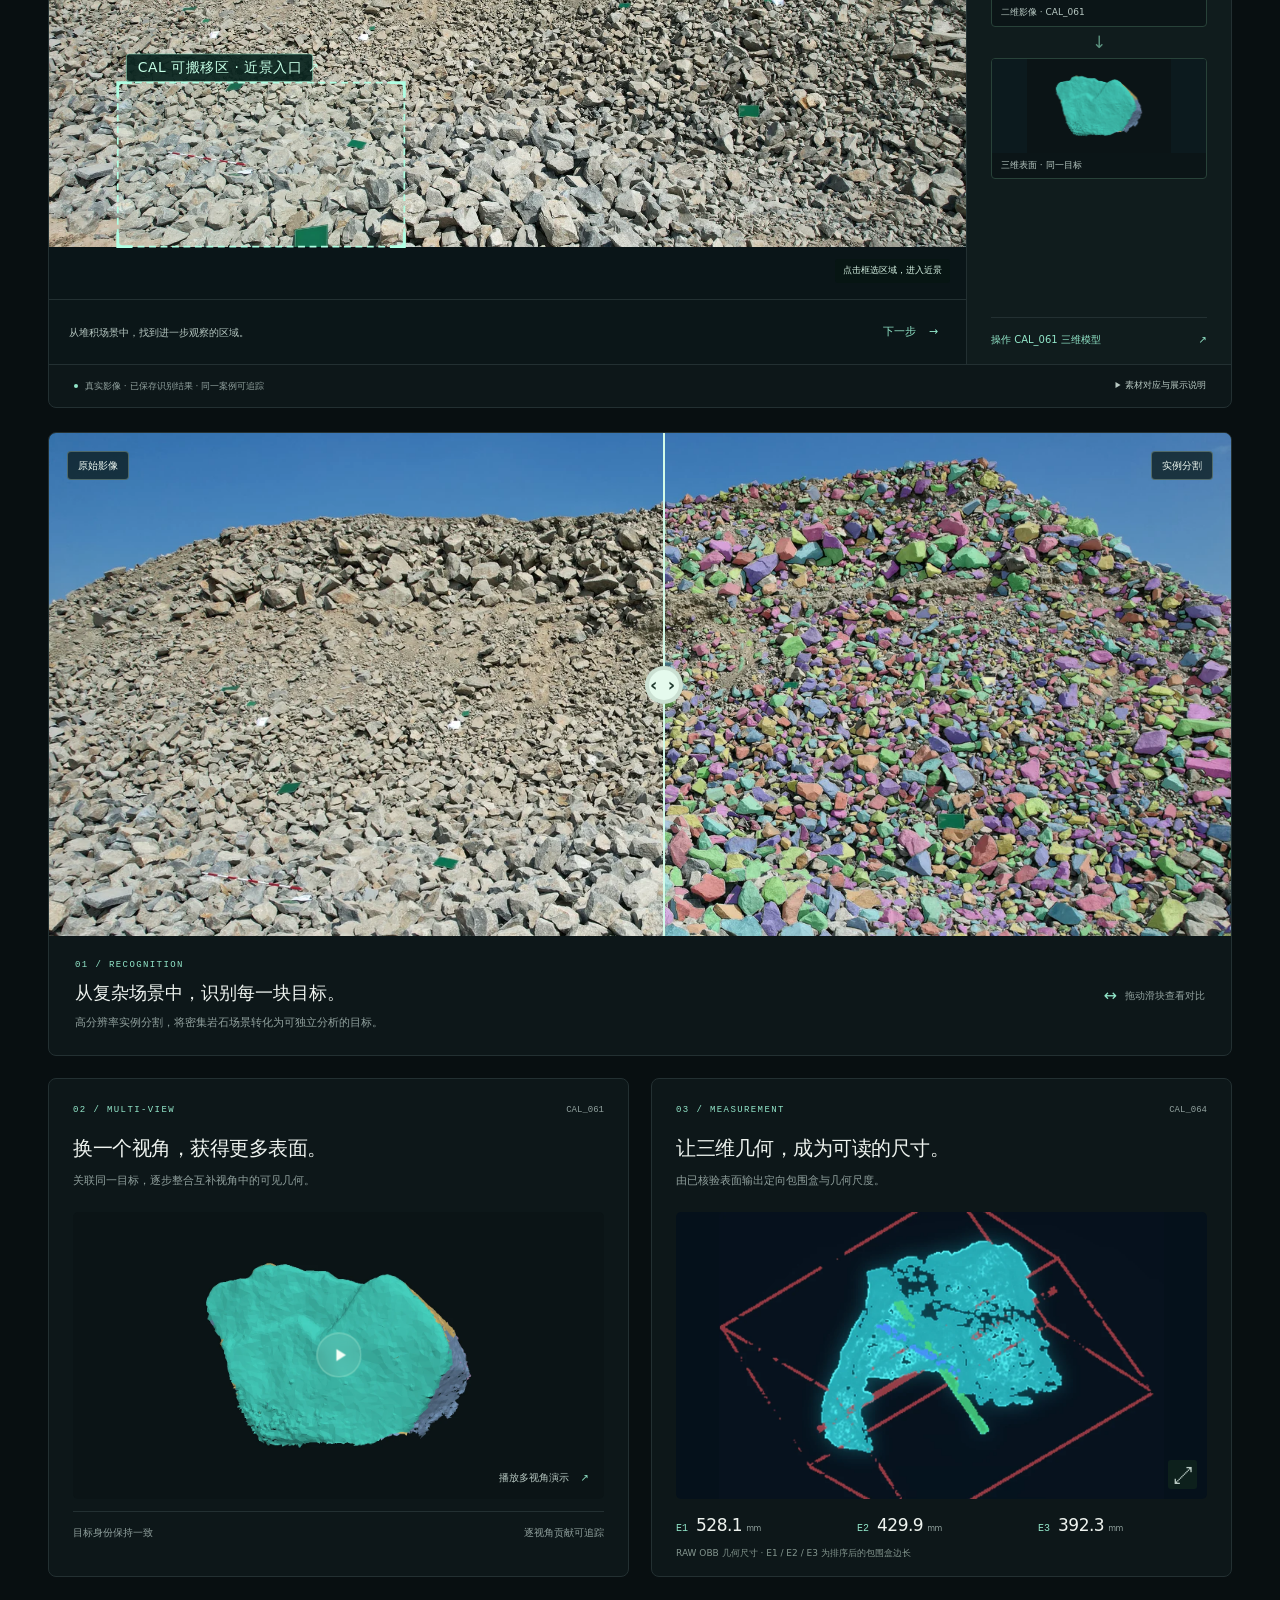
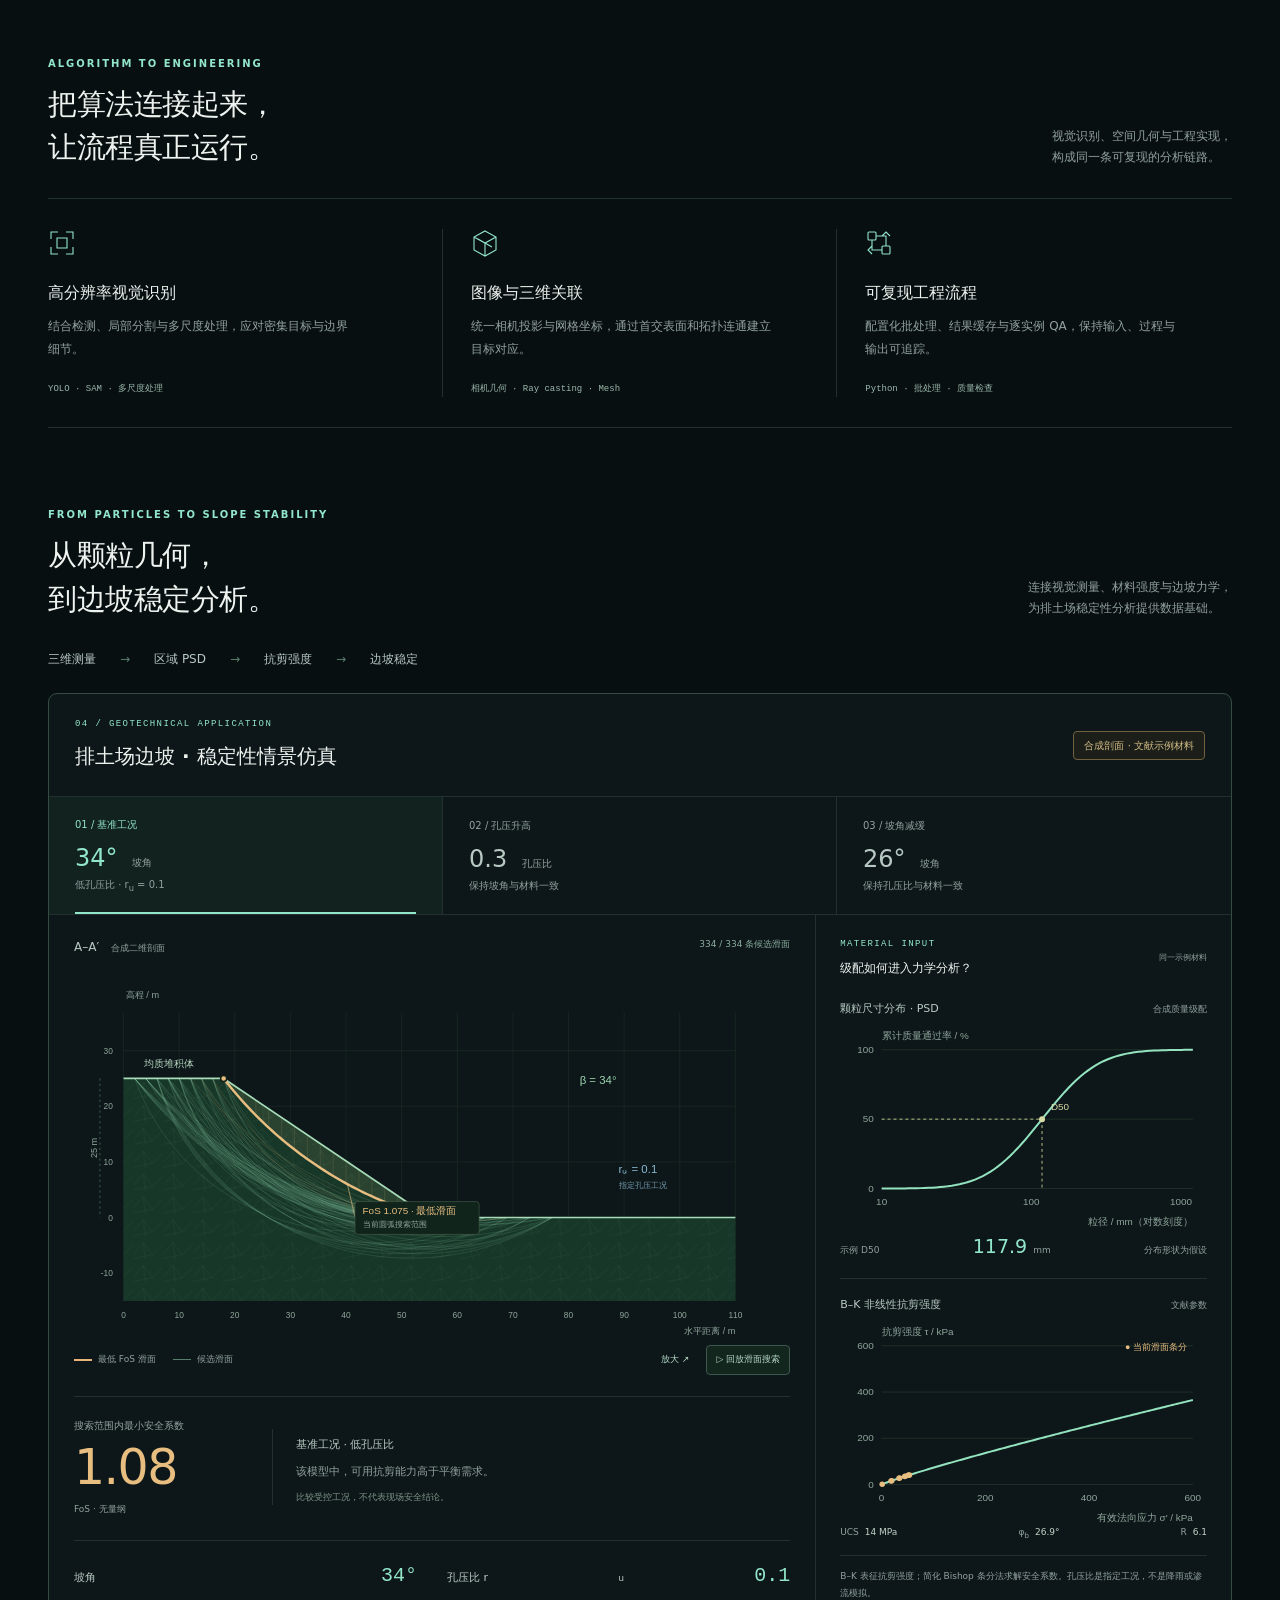
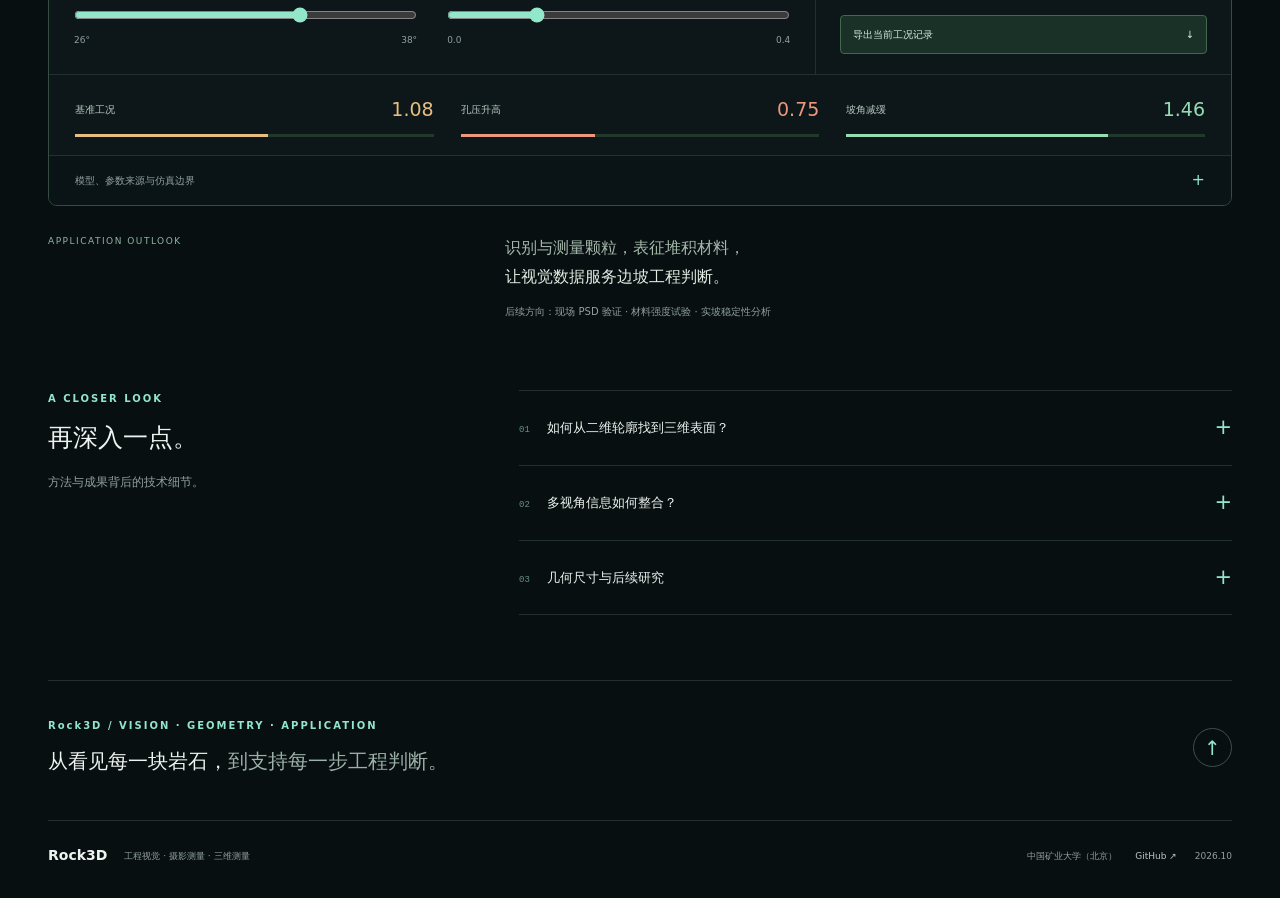
<file: rock3d/index.html>
<!doctype html>
<html lang="zh-CN">
<head>
  <meta charset="utf-8"><meta name="viewport" content="width=device-width, initial-scale=1"><meta name="theme-color" content="#080f11">
  <meta name="description" content="Rock3D：连接无人机影像、岩石实例识别、多视角三维表面与几何测量的研究项目。">
  <title>Rock3D｜从无人机影像到岩石三维几何测量</title>
  <link rel="stylesheet" href="styles.preview.css"><link rel="stylesheet" href="slope.preview.css"><link rel="stylesheet" href="journey.preview.css"><script src="script.preview.js" defer></script><script src="slope.preview.js" defer></script><script src="journey.preview.js" defer></script>
  <link rel="stylesheet" href="../project-nav.css">
</head>
<body>
  <a class="skip-link" href="#main">跳转到项目内容</a>
  <div class="portfolio-switcher"><div class="portfolio-switcher-inner">
  <a class="portfolio-home" href="../"><span aria-hidden="true">←</span> 项目总览</a>
  <nav class="portfolio-projects" aria-label="切换项目"><a href="../rock3d/" aria-current="page">Rock3D</a><a href="../hyperspectral/">高光谱 × 三维地质</a></nav>
</div></div>
  <header class="header">
    <a class="brand" href="#top" aria-label="Rock3D 首页"><svg class="brand-icon" viewBox="0 0 32 36" fill="none" aria-hidden="true"><path d="M16 2 30 10v16L16 34 2 26V10L16 2Z M2 10l14 8 14-8 M16 18v16 M16 2v16"/></svg><span>Rock<span class="accent">3D</span></span><span class="brand-divider"></span><span class="brand-caption">工程视觉 · 三维测量</span></a>
    <nav aria-label="页面导航"><a href="#showcase">成果展示</a><a href="#engineering">项目工作</a><a href="#industry" class="nav-detail">应用演示 <span aria-hidden="true">↗</span></a></nav>
  </header>
  <main id="main">
    <section class="hero container" id="top" aria-labelledby="hero-title">
      <div class="hero-copy">
        <p class="eyebrow"><span class="status-dot"></span> UAV IMAGERY × COMPUTER VISION</p>
        <h1 id="hero-title">从无人机影像<br>到岩石三维<br><span class="accent">几何测量。</span></h1>
        <p class="hero-description">融合实例分割与摄影测量几何，<br class="desktop-break">让二维目标与三维表面建立可追踪的联系。</p>
        <div class="hero-actions"><button class="button primary" data-open-video><svg viewBox="0 0 20 20" fill="currentColor" aria-hidden="true"><path d="m7 4 9 6-9 6z"/></svg>观看项目演示</button><a class="text-link" href="#engineering">了解项目工作 <span aria-hidden="true">↗</span></a></div>
        <div class="hero-meta"><span>实例识别</span><i></i><span>多视角几何</span><i></i><span>可复现流程</span></div>
      </div>
      <div class="model-panel" id="case-3d">
        <div class="model-heading"><span><span class="small-cross" aria-hidden="true">+</span> MULTI-VIEW SURFACE</span><span class="model-case">CAL_061</span></div>
        <div class="model-view" id="model-view">
          <img class="model-fallback" id="model-fallback" src="assets/preview/cal061-surface.webp" width="1200" height="780" alt="CAL_061 已保存的多视角可见表面，颜色对应不同视角贡献">
          <canvas id="rock-canvas" width="1000" height="720" tabindex="0" role="img" aria-label="CAL_061 三维可见表面，可拖动旋转，也可用方向键旋转；下方按钮切换逐视角贡献"></canvas>
          <span class="viewer-hint"><svg viewBox="0 0 18 18" fill="none" aria-hidden="true"><path d="M3 7a6 6 0 0 1 11-2M15 11A6 6 0 0 1 4 13M14 2v4h-4M4 16v-4h4"/></svg><span id="viewer-hint-text">拖动旋转 · 观察表面</span></span>
          <button id="rotation-toggle" class="rotation-toggle" type="button" aria-label="暂停模型自动旋转" aria-pressed="false"><span aria-hidden="true">Ⅱ</span></button>
        </div>
        <div class="model-bottom">
          <div class="model-caption"><span class="status-dot"></span><span id="stage-caption" aria-live="polite">多视角表面整合</span><span class="caption-secondary">逐视角贡献</span></div>
          <div class="stage-tabs" role="group" aria-label="查看逐视角表面整合">
            <button type="button" data-stage="0" aria-pressed="false"><span class="stage-dot s0"></span>参考视角</button><button type="button" data-stage="1" aria-pressed="false"><span class="stage-dot s1"></span>新增视角 Ⅰ</button><button type="button" data-stage="2" aria-pressed="false"><span class="stage-dot s2"></span>新增视角 Ⅱ</button><button type="button" data-stage="3" aria-pressed="true"><span class="stage-dot s3"></span>整合表面</button>
          </div>
        </div>
      </div>
    </section>
    <div class="pipeline container" aria-label="项目技术链路">
      <div><span class="pipeline-index">01</span><span>无人机影像</span><small>UAV imagery</small></div><span class="pipeline-arrow" aria-hidden="true">↗</span><div><span class="pipeline-index">02</span><span>岩石实例识别</span><small>Instance segmentation</small></div><span class="pipeline-arrow" aria-hidden="true">↗</span><div><span class="pipeline-index">03</span><span>多视角表面关联</span><small>Multi-view association</small></div><span class="pipeline-arrow" aria-hidden="true">↗</span><div><span class="pipeline-index">04</span><span>三维几何测量</span><small>Geometric measurement</small></div>
    </div>
    <section class="showcase container section" id="showcase" aria-labelledby="showcase-title">
      <div class="section-head"><div><p class="eyebrow">PROJECT IN ACTION</p><h2 id="showcase-title">真实场景，直观成果。</h2></div><p class="section-intro">从一张影像中的目标，<br>到可以观察、分析的三维表面。</p></div>
      <article class="scene-journey" id="journey" aria-labelledby="journey-title">
        <div class="journey-heading"><div><p class="card-index">FIELD → REGION → INSTANCE → 3D</p><h3 id="journey-title">从现场，找到一块岩石。</h3></div><button type="button" id="journey-play" aria-pressed="false" disabled>▷ 播放过程</button></div>
        <div class="journey-steps" role="group" aria-label="查看从现场全景到三维表面的过程">
          <button type="button" data-journey-step="0" aria-pressed="true"><span>01</span><strong>现场全景</strong><small>建立场景语境</small></button>
          <button type="button" data-journey-step="1" aria-pressed="false" disabled><span>02</span><strong>CAL 区识别</strong><small>分离岩石实例</small></button>
          <button type="button" data-journey-step="2" aria-pressed="false" disabled><span>03</span><strong>锁定 CAL_061</strong><small>确认目标身份</small></button>
          <button type="button" data-journey-step="3" aria-pressed="false" disabled><span>04</span><strong>三维表面</strong><small>关联互补视角</small></button>
        </div>
        <div class="journey-body">
          <div class="journey-main">
            <div class="journey-viewport" id="journey-viewport" data-step="0">
              <div class="journey-scene journey-layer is-active" data-journey-layer="scene"><img src="assets/preview/scene-original-1600.webp" width="1600" height="886" alt="DJI_0151 现场全景，前景可见红白标尺与现场标识板" loading="lazy"><svg class="journey-guide" viewBox="0 0 1600 886" aria-hidden="true"><rect x="120" y="600" width="500" height="286" rx="10"/><path d="M120 625v-25h25m450 0h25v25m0 236v25h-25m-450 0h-25v-25"/><rect class="journey-guide-label" x="135" y="550" width="325" height="48" rx="5"/><text x="155" y="582">CAL 可搬移区 · 近景入口 ↗</text></svg><button type="button" class="journey-region-hit" id="journey-enter-region" aria-label="进入可搬移区 CAL 的 DJI_0277 近景" disabled></button></div>
              <svg class="journey-cal journey-layer" data-journey-layer="cal" id="journey-cal" viewBox="0 0 2400 1600" role="img" aria-label="DJI_0277 岩石实例识别与 CAL_061 定位" aria-hidden="true"><image id="journey-cal-original" href="assets/journey_v1/cal-original.webp" width="2400" height="1600"/><image id="journey-cal-recognition" href="assets/journey_v1/cal-recognition.webp" width="2400" height="1600"/><polygon id="journey-target"/><g id="journey-target-label"><rect width="290" height="85" rx="9"/><text x="22" y="54">CAL_061 ↗</text></g></svg>
              <div class="journey-surface journey-layer" data-journey-layer="surface" aria-hidden="true"><img src="assets/preview/cal061-surface.webp" width="1200" height="780" alt="同一 CAL_061 的已保存多视角可见表面，颜色表示视角贡献" loading="lazy"><button type="button" id="journey-video"><span class="journey-video-icon" aria-hidden="true">▷</span>播放多视角整合演示</button></div>
              <span class="journey-camera" id="journey-camera">DJI_0151 / 现场总览</span><span class="journey-visual-note" id="journey-visual-note">点击框选区域，进入近景</span>
            </div>
            <div class="journey-view-footer"><span id="journey-view-caption">从堆积场景中，找到进一步观察的区域。</span><button type="button" id="journey-next" disabled>下一步 <span aria-hidden="true">→</span></button></div>
          </div>
          <aside class="journey-story" aria-label="当前步骤说明">
            <p class="journey-step-number" id="journey-step-number">01 / FIELD CONTEXT</p><h4 id="journey-story-title">先看现场，<br>再看每一块岩石。</h4><p id="journey-story-copy">全景呈现堆积形态与现场环境；进入可搬移区（CAL），观察单块岩石的几何细节。</p>
            <div class="journey-mini-trail" aria-label="同一案例的二维与三维对应"><figure><img src="assets/journey_v1/cal061-context.webp" width="900" height="600" alt="CAL_061 在 DJI_0277 中的原始影像" loading="lazy"><figcaption>二维影像 · CAL_061</figcaption></figure><span aria-hidden="true">↓</span><figure><img src="assets/preview/cal061-surface.webp" width="1200" height="780" alt="CAL_061 多视角可见表面" loading="lazy"><figcaption>三维表面 · 同一目标</figcaption></figure></div>
            <a href="#case-3d" class="journey-model-link">操作 CAL_061 三维模型 <span aria-hidden="true">↗</span></a>
          </aside>
        </div>
        <div class="journey-bottom"><span><i></i>真实影像 · 已保存识别结果 · 同一案例可追踪</span><details><summary>素材对应与展示说明</summary><p>全景来自 DJI_0151，导览框围绕可见现场标识物设置，仅用于展示定位，非测绘区域边界。进入 CAL 区时切换至 DJI_0277，未宣称两视角已精确配准。识别图复用已保存的 EVAL2D-006L 结果；CAL_061 的目标轮廓来自该冻结三维案例使用的人工标注。第三步缩放同一 DJI_0277 原图，第四步复用同一 CAL_061 的已核验可见表面。此导览不运行新识别，不改变研究结果。</p></details></div>
      </article>
      <article class="recognition-feature">
        <div class="comparison" id="comparison">
          <img class="comparison-image" src="assets/preview/scene-original-1600.webp" srcset="assets/preview/scene-original-800.webp 800w, assets/preview/scene-original-1600.webp 1600w" sizes="(max-width: 800px) 95vw, 75vw" width="1600" height="1067" alt="DJI_0151 无人机拍摄的岩石堆实景" loading="lazy">
          <div class="comparison-overlay"><img class="comparison-image" src="assets/preview/scene-segmentation-1600.webp" srcset="assets/preview/scene-segmentation-800.webp 800w, assets/preview/scene-segmentation-1600.webp 1600w" sizes="(max-width: 800px) 95vw, 75vw" width="1600" height="1067" alt="同一 DJI_0151 场景的岩石实例分割展示" loading="lazy"></div>
          <span class="image-label label-before">原始影像</span><span class="image-label label-after">实例分割</span><div class="comparison-line" aria-hidden="true"><span>‹ ›</span></div><input id="comparison-slider" type="range" min="0" max="100" value="52" aria-label="拖动比较原图与实例分割结果">
        </div>
        <div class="recognition-copy"><div><p class="card-index">01 / RECOGNITION</p><h3>从复杂场景中，识别每一块目标。</h3><p>高分辨率实例分割，将密集岩石场景转化为可独立分析的目标。</p></div><span class="interaction-note"><span aria-hidden="true">↔</span> 拖动滑块查看对比</span></div>
      </article>
      <div class="result-grid">
        <article class="surface-card">
          <div class="card-title-row"><p class="card-index">02 / MULTI-VIEW</p><span class="case-tag">CAL_061</span></div><h3>换一个视角，获得更多表面。</h3><p>关联同一目标，逐步整合互补视角中的可见几何。</p>
          <button class="surface-media" type="button" data-open-video aria-label="播放 CAL_061 多视角表面整合演示"><img src="assets/preview/cal061-surface.webp" width="1200" height="780" alt="CAL_061 的多视角可见表面，不同颜色表示视角贡献" loading="lazy"><span class="play-circle"><svg viewBox="0 0 24 24" fill="currentColor" aria-hidden="true"><path d="m9 5 11 7-11 7z"/></svg></span><span class="media-corner">播放多视角演示 <span aria-hidden="true">↗</span></span></button><div class="card-foot"><span>目标身份保持一致</span><span>逐视角贡献可追踪</span></div>
        </article>
        <article class="measurement-card">
          <div class="card-title-row"><p class="card-index">03 / MEASUREMENT</p><span class="case-tag">CAL_064</span></div><h3>让三维几何，成为可读的尺寸。</h3><p>由已核验表面输出定向包围盒与几何尺度。</p>
          <button class="measurement-media" type="button" id="open-measurement" aria-label="放大 CAL_064 三维表面及定向包围盒"><img src="assets/preview/cal064-measurement-800.webp" srcset="assets/preview/cal064-measurement-800.webp 800w, assets/preview/cal064-measurement-1600.webp 1600w" sizes="(max-width: 800px) 90vw, 40vw" width="1025" height="660" alt="CAL_064 可见表面和保存的 RAW 定向包围盒；青色为目标表面，红色为 OBB" loading="lazy"><span class="zoom-icon" aria-hidden="true">⤢</span></button>
          <div class="measurements" aria-label="CAL_064 RAW OBB 几何尺寸，单位毫米"><div><span>E1</span><strong>528.1<small>mm</small></strong></div><div><span>E2</span><strong>429.9<small>mm</small></strong></div><div><span>E3</span><strong>392.3<small>mm</small></strong></div></div><p class="measurement-note">RAW OBB 几何尺寸 · E1 / E2 / E3 为排序后的包围盒边长</p>
        </article>
      </div>
    </section>
    <section class="engineering container section" id="engineering" aria-labelledby="engineering-title">
      <div class="section-head"><div><p class="eyebrow">ALGORITHM TO ENGINEERING</p><h2 id="engineering-title">把算法连接起来，<br>让流程真正运行。</h2></div><p class="section-intro">视觉识别、空间几何与工程实现，<br>构成同一条可复现的分析链路。</p></div>
      <div class="work-grid">
        <article><span class="work-icon" aria-hidden="true"><svg viewBox="0 0 28 28" fill="none"><path d="M3 10V3h7M18 3h7v7M25 18v7h-7M10 25H3v-7M9 9h10v10H9z"/></svg></span><h3>高分辨率视觉识别</h3><p>结合检测、局部分割与多尺度处理，应对密集目标与边界细节。</p><span class="work-tech">YOLO · SAM · 多尺度处理</span></article>
        <article><span class="work-icon" aria-hidden="true"><svg viewBox="0 0 28 28" fill="none"><path d="m14 2 11 6v13l-11 6-11-6V8l11-6ZM3 8l11 6 11-6M14 14v13M7 10l14 8"/></svg></span><h3>图像与三维关联</h3><p>统一相机投影与网格坐标，通过首交表面和拓扑连通建立目标对应。</p><span class="work-tech">相机几何 · Ray casting · Mesh</span></article>
        <article><span class="work-icon" aria-hidden="true"><svg viewBox="0 0 28 28" fill="none"><rect x="3" y="3" width="8" height="8" rx="1"/><rect x="17" y="17" width="8" height="8" rx="1"/><path d="M11 7h10v10M7 11v10h10M17 7l4-4 4 4M7 17l-4 4 4 4"/></svg></span><h3>可复现工程流程</h3><p>配置化批处理、结果缓存与逐实例 QA，保持输入、过程与输出可追踪。</p><span class="work-tech">Python · 批处理 · 质量检查</span></article>
      </div>
    </section>
    <section class="industry container section" id="industry" aria-labelledby="industry-title">
      <div class="section-head"><div><p class="eyebrow">FROM PARTICLES TO SLOPE STABILITY</p><h2 id="industry-title">从颗粒几何，<br>到边坡稳定分析。</h2></div><p class="section-intro">连接视觉测量、材料强度与边坡力学，<br>为排土场稳定性分析提供数据基础。</p></div>
      <div class="slope-flow" aria-label="后续应用链路"><span>三维测量</span><b>→</b><span>区域 PSD</span><b>→</b><span>抗剪强度</span><b>→</b><span>边坡稳定</span></div>
      <article class="slope-dashboard" aria-labelledby="slope-title">
        <div class="slope-head"><div><p class="card-index">04 / GEOTECHNICAL APPLICATION</p><h3 id="slope-title">排土场边坡 · 稳定性情景仿真</h3></div><span class="slope-badge">合成剖面 · 文献示例材料</span></div>
        <div class="slope-presets" role="group" aria-label="选择边坡工况"><button type="button" data-slope-preset="baseline" aria-pressed="true" disabled><span>01 / 基准工况</span><strong>34° <small>坡角</small></strong><p>低孔压比 · r<sub>u</sub> = 0.1</p></button><button type="button" data-slope-preset="wet" aria-pressed="false" disabled><span>02 / 孔压升高</span><strong>0.3 <small>孔压比</small></strong><p>保持坡角与材料一致</p></button><button type="button" data-slope-preset="flattened" aria-pressed="false" disabled><span>03 / 坡角减缓</span><strong>26° <small>坡角</small></strong><p>保持孔压比与材料一致</p></button></div>
        <div class="slope-body">
          <div class="slope-main"><div class="slope-plot-head"><span>A–A′ <small>合成二维剖面</small></span><span id="slope-search-status">载入已求解工况…</span></div>
            <div class="slope-plot-wrap"><svg id="slope-section" viewBox="0 0 940 490" role="img" aria-label="边坡剖面与候选圆弧滑面，突出当前搜索范围内最低安全系数滑面"></svg><p class="slope-loading" id="slope-loading">载入边坡仿真结果…</p></div>
            <div class="slope-legend"><span><i class="slip-critical"></i>最低 FoS 滑面</span><span><i class="slip-candidate"></i>候选滑面</span><button id="slope-zoom-open" type="button" disabled aria-label="放大边坡剖面">放大 ↗</button><button id="slope-replay" type="button" disabled aria-pressed="false">▷ 回放滑面搜索</button></div>
            <div class="slope-fos-row" aria-live="polite"><div><span id="slope-fos-label">搜索范围内最小安全系数</span><strong id="slope-fos">—</strong><small>FoS · 无量纲</small></div><div class="slope-fos-explanation"><span id="slope-response">基准情景</span><p id="slope-conclusion">由有效应力与抗剪强度计算抗滑裕度。</p><small>比较受控工况，不代表现场安全结论。</small></div></div>
            <div class="slope-controls"><div><label for="slope-angle">坡角 <output id="slope-angle-value">34°</output></label><input id="slope-angle" type="range" min="26" max="38" step="4" value="34" disabled><div class="slope-range"><span>26°</span><span>38°</span></div></div><div><label for="slope-ru">孔压比 r<sub>u</sub> <output id="slope-ru-value">0.1</output></label><input id="slope-ru" type="range" min="0" max="0.4" step="0.1" value="0.1" disabled><div class="slope-range"><span>0.0</span><span>0.4</span></div></div></div>
          </div>
          <aside class="slope-support" aria-label="材料与强度输入"><div class="slope-chart-head"><div><p class="card-index">MATERIAL INPUT</p><h4>级配如何进入力学分析？</h4></div><span>同一示例材料</span></div><div class="slope-chart-caption"><h5>颗粒尺寸分布 · PSD</h5><span>合成质量级配</span></div><svg id="slope-psd-chart" viewBox="0 0 370 205" role="img" aria-label="合成质量 PSD 曲线，横轴粒径毫米，纵轴累计质量通过率百分比"></svg><div class="slope-d50"><span>示例 D50</span><strong>117.9 <small>mm</small></strong><span>分布形状为假设</span></div><div class="slope-chart-caption strength-caption"><h5>B–K 非线性抗剪强度</h5><span>文献参数</span></div><svg id="slope-strength-chart" viewBox="0 0 370 205" role="img" aria-label="B–K 强度包络，横轴有效法向应力千帕，纵轴抗剪强度千帕"></svg><div class="slope-material-summary"><span>UCS <strong>14 MPa</strong></span><span>φ<sub>b</sub> <strong>26.9°</strong></span><span>R <strong>6.1</strong></span></div><p class="slope-model-note">B–K 表征抗剪强度；简化 Bishop 条分法求解安全系数。孔压比是指定工况，不是降雨或渗流模拟。</p><button id="slope-export" type="button" disabled><span>导出当前工况记录</span><span aria-hidden="true">↓</span></button></aside>
        </div>
        <div class="slope-comparison" id="slope-comparison" aria-label="三个受控工况的安全系数比较"></div>
        <details class="slope-method"><summary>模型、参数来源与仿真边界 <span aria-hidden="true">+</span></summary><div><p>采用 25 m 高的合成均质边坡，重度假设为 20 kN/m³；每条候选圆弧划分为 80 个条分。Bishop 简化法忽略条间剪力，同时求解条分竖向力平衡与整体力矩平衡。显示的是有限圆弧搜索范围内的最低 FoS，不包含非圆弧、三维或位移分析。</p><p>示例强度参数参考 Arrieta &amp; Zhang（2024）的 WD-1：UCS 14 MPa、S/UCS 0.23、R 6.1、φ<sub>b</sub> 26.9°；S = 3.22 MPa。PSD 为指定 D50 的合成质量分布，未从图表外推出连续的 D50→S 关系，也未使用上方 CAL 案例尺寸。</p><p>当前 Rock3D 的真实成果提供几何测量基础。正式现场 PSD、内部材料分布、强度参数及水文条件仍需验证；本节展示独立的应用仿真，不构成现场稳定性判定。</p><p class="slope-source-links"><a href="https://link.springer.com/article/10.1007/s11440-024-02315-x" target="_blank" rel="noopener noreferrer">B–K 与 PSD 参考论文 ↗</a><a href="https://www.publications.usace.army.mil/Portals/76/Publications/EngineerManuals/EM_1110-2-1902.pdf" target="_blank" rel="noopener noreferrer">极限平衡方法参考 ↗</a></p></div></details>
      </article>
      <div class="slope-outlook"><span>APPLICATION OUTLOOK</span><p>识别与测量颗粒，表征堆积材料，<br><strong>让视觉数据服务边坡工程判断。</strong></p><small>后续方向：现场 PSD 验证 · 材料强度试验 · 实坡稳定性分析</small></div>
      <dialog id="slope-zoom-dialog" class="media-dialog slope-zoom-dialog" aria-labelledby="slope-zoom-title"><div class="dialog-heading"><div><p class="eyebrow">SYNTHETIC SLOPE / A–A′</p><h2 id="slope-zoom-title">边坡剖面与候选滑面</h2></div><button type="button" class="dialog-close" data-close-dialog aria-label="关闭边坡剖面">×</button></div><div class="slope-zoom-toolbar"><span id="slope-zoom-caption"></span><button id="slope-zoom-toggle" type="button" aria-pressed="false">放大至 2 倍</button></div><div id="slope-zoom-content" tabindex="0" aria-label="边坡图，放大后可以横向滚动查看"></div><p class="dialog-caption">同一工况的已计算滑面；放大后可横向滚动查看。合成剖面，非现场稳定性判定。</p></dialog>
    </section>

    <section class="details container" id="details" aria-labelledby="details-title">
      <div class="details-intro"><p class="eyebrow">A CLOSER LOOK</p><h2 id="details-title">再深入一点。</h2><p>方法与成果背后的技术细节。</p></div>
      <div class="detail-list">
        <details><summary><span><small>01</small>如何从二维轮廓找到三维表面？</span><span class="detail-plus" aria-hidden="true">+</span></summary><div class="detail-body"><p>使用与摄影测量一致的 Brown 相机模型，将目标轮廓内的像素转换为射线，选择网格的首个交点。再在命中三角形的邻接子图中，依据独立像素支持选择主要连通分量，减少邻石、背面与孤立碎片影响。</p><p class="detail-meta">Visible-Surface Association v1 · 方法已冻结</p></div></details>
        <details><summary><span><small>02</small>多视角信息如何整合？</span><span class="detail-plus" aria-hidden="true">+</span></summary><div class="detail-body"><p>人工核验案例对每个视角独立进行表面关联，并在同一网格拓扑上按三角形 ID 整合。不同颜色表示不同视角的贡献。保留有效的单视角侧面，不用多视角支持数量简单代替几何判断。</p><p>首屏模型来自 CAL_061 已保存的核验表面；旋转只改变展示视角。多视角可见表面不等同于完整岩体。后续自动桥接已实现批量执行、缓存与 QA 输出，其自动融合仍处于实验验证阶段。</p></div></details>
        <details><summary><span><small>03</small>几何尺寸与后续研究</span><span class="detail-plus" aria-hidden="true">+</span></summary><div class="detail-body"><p>CAL_064 示例复用已保存的 RAW 定向包围盒结果。E1 ≥ E2 ≥ E3 是可见表面的排序 OBB 边长，尚不代表现场测量方向 A / B / C，也不构成现场真尺寸精度结论。</p><p>项目持续推进几何定义、现场验证与更大范围应用。正式现场精度、80 岩石验证、Z1/Z2/Z3 生产处理及正式粒径分布仍待开展。</p><p class="detail-meta">当前展示：已冻结几何核心 + 实验性自动桥接 · 尺度修正未计入本页示例</p></div></details>
      </div>
    </section>
    <section class="closing container"><div><p class="eyebrow">Rock3D / VISION · GEOMETRY · APPLICATION</p><h2>从看见每一块岩石，<span>到支持每一步工程判断。</span></h2></div><a class="back-top" href="#top" aria-label="返回首页顶部">↑</a></section>
  </main>
  <footer class="container"><div class="footer-brand">Rock3D <span>工程视觉 · 摄影测量 · 三维测量</span></div><div class="footer-right"><span>中国矿业大学（北京）</span><a href="https://github.com/AcKakaa/rock3d-portfolio" target="_blank" rel="noopener noreferrer">GitHub ↗</a><span>2026.10</span></div></footer>
  <dialog class="media-dialog" id="video-dialog" aria-labelledby="video-dialog-title"><div class="dialog-heading"><div><p class="eyebrow">MULTI-VIEW SHOWCASE</p><h2 id="video-dialog-title">多一个视角，多一份可见表面。</h2></div><button type="button" class="dialog-close" data-close-dialog aria-label="关闭视频">×</button></div><video id="showcase-video" controls playsinline preload="none" poster="assets/preview/video-poster-1600.webp"><source data-src="assets/videos/CAL_061_showcase_display_only_v1.mp4" type="video/mp4">你的浏览器暂不支持该视频。</video><p class="dialog-caption">CAL_061 · 已核验的多视角可见表面整合。颜色表示视角贡献，展示模型与原研究几何保持一致。</p></dialog>
  <dialog class="media-dialog image-dialog" id="measurement-dialog" aria-labelledby="measurement-dialog-title"><div class="dialog-heading"><div><p class="eyebrow">CAL_064 / RAW OBB</p><h2 id="measurement-dialog-title">三维表面与几何尺寸</h2></div><button type="button" class="dialog-close" data-close-dialog aria-label="关闭尺寸图">×</button></div><img src="assets/preview/cal064-measurement-1600.webp" width="1025" height="660" alt="放大的 CAL_064 已保存表面与 RAW 定向包围盒"><p class="dialog-caption">E1 528.1 mm · E2 429.9 mm · E3 392.3 mm。RAW_UNCORRECTED；E* 为排序 OBB 边长，非现场 A/B/C。</p></dialog>
</body>
</html>
</file>
<file: hub.css>
:root{color-scheme:dark;--bg:#080f11;--panel:#0e191c;--line:#263436;--ink:#edf3ef;--muted:#94a9a3;--accent:#92e6c9;--violet:#c4b3e8;font-family:Inter,"Segoe UI","Microsoft YaHei","PingFang SC",system-ui,sans-serif}*{box-sizing:border-box}html{scroll-behavior:smooth}body{margin:0;background:radial-gradient(ellipse at 15% 5%,#12292555,transparent 45%),var(--bg);color:var(--ink);line-height:1.65;-webkit-font-smoothing:antialiased}a{color:inherit;text-decoration:none;-webkit-tap-highlight-color:transparent}a:focus-visible{outline:2px solid var(--accent);outline-offset:5px}img,svg{display:block}h1,h2,h3,p{margin:0}.wrap{width:min(1160px,calc(100% - 88px));margin-inline:auto}.skip-link{position:fixed;left:16px;top:-80px;padding:10px 15px;background:var(--accent);color:#10271e;z-index:20}.skip-link:focus{top:12px}.hub-header{height:94px;display:flex;align-items:center;justify-content:space-between;gap:20px;border-bottom:1px solid var(--line)}.identity{display:flex;align-items:center;gap:13px}.identity svg{width:28px;height:34px;stroke:var(--accent);stroke-width:1.25}.identity>span{font-size:18px;font-weight:600;letter-spacing:2px}.identity small{display:block;color:#8ca69d;font:8px Consolas,monospace;letter-spacing:1.7px;margin-top:1px}.header-note{font-size:11px;color:var(--muted);letter-spacing:1px}.header-note i{font-style:normal;color:#638378;margin:0 9px}.intro{display:flex;align-items:center;justify-content:space-between;padding:50px 0 38px;gap:30px}.eyebrow{display:flex;gap:9px;align-items:center;font:9px Consolas,monospace;color:var(--accent);letter-spacing:2px}.eyebrow>span{width:5px;height:5px;border-radius:50%;background:var(--accent)}h1{font-size:clamp(32px,3.3vw,44px);font-weight:550;line-height:1.36;letter-spacing:-1px;margin-top:18px}h1>span{color:var(--accent)}.intro-copy{font-size:12px;line-height:1.95;color:var(--muted);margin-top:18px}.selection-note{text-align:right;align-self:flex-end;padding-bottom:5px}.selection-note>span{display:block;color:#748f86;font:9px Consolas,monospace;letter-spacing:2px}.selection-note strong{display:block;font:54px Consolas,monospace;color:#27433a;line-height:1.3;margin-top:7px}.selection-note p{font-size:11px;line-height:1.9;color:var(--muted)}.projects{display:grid;grid-template-columns:1fr 1fr;gap:24px;scroll-margin-top:20px}.project-card{display:flex;flex-direction:column;min-width:0;background:var(--panel);border:1px solid var(--line);border-radius:9px;overflow:hidden;transition:border-color .25s,transform .25s,box-shadow .25s}.project-card:hover{border-color:#5d927c;transform:translateY(-4px);box-shadow:0 16px 40px #0003}.spectral-card:hover{border-color:#8b77af}.card-visual{position:relative;aspect-ratio:2.2;overflow:hidden;background:#101e23}.card-visual>img{height:100%;width:100%;object-fit:cover;transition:transform .5s}.rock-visual>img{object-position:50% 64%}.project-card:hover .card-visual>img{transform:scale(1.025)}.spectral-visual{background:#fff}.spectral-visual>img{object-fit:contain;padding:4px 34px}.visual-label{position:absolute;top:15px;left:16px;font-size:9px;letter-spacing:.5px;background:#092119e8;border:1px solid #5a837377;border-radius:3px;padding:4px 8px;color:#ddf6eb}.spectral-visual .visual-label{background:#211e31ee;border-color:#a38eb777;color:#eee7fa}.visual-source{position:absolute;right:12px;bottom:10px;font-size:8px;padding:3px 7px;background:#071512dc;border-radius:3px;color:#dcebe3}.spectral-visual .visual-source{background:#211e31e0;color:#eee7fa}.card-copy{padding:24px 27px 23px}.card-kicker{font:8px Consolas,monospace;color:#7fae9c;letter-spacing:1px}.card-kicker>span{margin-right:10px;color:var(--accent)}.spectral-card .card-kicker{color:#a99bc4}.spectral-card .card-kicker>span{color:var(--violet)}.card-copy h2{font-size:32px;line-height:1.35;letter-spacing:-.8px;font-weight:600;margin-top:9px}.rock-card h2>span{color:var(--accent)}.card-copy .spectral-title{font-size:26px;line-height:1.66;letter-spacing:-.6px}.spectral-title>span{color:var(--violet);font-weight:400}.card-copy h3{font-size:13px;letter-spacing:.4px;font-weight:500;color:#c2d6ce;margin-top:4px}.project-description{font-size:11px;line-height:1.95;color:var(--muted);margin-top:14px;min-height:43px}.project-tags{padding:0;margin:17px 0 0;list-style:none;display:flex;flex-wrap:wrap;gap:7px}.project-tags li{padding:3px 8px;border:1px solid #284038;border-radius:3px;color:#9cbaae;font-size:9px}.spectral-card .project-tags li{border-color:#3c344a;color:#b9aed0}.card-action{margin-top:auto;padding:15px 27px;display:flex;align-items:center;justify-content:space-between;border-top:1px solid var(--line);font-size:11px;color:var(--accent);background:#14261e44}.spectral-card .card-action{color:var(--violet);background:#271f3544}.arrow{font-size:23px;line-height:1;transition:transform .25s}.project-card:hover .arrow{transform:translate(2px,-2px)}.hub-footer{padding-top:29px;padding-bottom:29px;display:flex;align-items:center;justify-content:space-between;gap:18px;color:var(--muted);font-size:10px}.hub-footer>p{color:#c0d5ca}.hub-footer>p>span{color:#839c90}.hub-footer>span{font-size:9px;color:#70877e}
@media(min-width:1600px){.intro{padding-top:65px;padding-bottom:45px}.card-visual{aspect-ratio:2.05}}
@media(max-width:800px){.wrap{width:calc(100% - 48px)}.hub-header{height:80px}.intro{padding-top:36px;padding-bottom:28px}.selection-note strong{font-size:44px}.projects{gap:17px}.card-visual{aspect-ratio:1.85}.spectral-visual>img{padding:7px}.visual-label{top:10px;left:10px;font-size:8px}.visual-source{font-size:7px}.card-copy{padding:20px 18px}.card-copy .spectral-title{font-size:21px;line-height:1.95}.card-copy h2{font-size:30px}.card-copy h3{font-size:11px}.card-kicker{font-size:7px;letter-spacing:.5px}.project-description{font-size:10px;min-height:59px}.card-action{padding:14px 18px;font-size:10px}.hub-footer{align-items:flex-start}}
@media(max-width:620px){.wrap{width:calc(100% - 36px)}.hub-header{height:75px;gap:10px}.identity{gap:9px}.identity svg{width:24px;height:29px}.identity>span{font-size:16px;letter-spacing:1px}.identity small{font-size:7px;letter-spacing:1px}.header-note{font-size:8px;letter-spacing:0}.header-note i{margin:0 3px}.intro{padding-top:32px;padding-bottom:27px;position:relative;gap:10px}.eyebrow{font-size:8px;letter-spacing:1.2px}h1{font-size:32px;margin-top:17px;letter-spacing:-.8px}.intro-copy{font-size:11px;margin-top:16px}.selection-note{display:none}.projects{grid-template-columns:1fr;gap:22px}.card-visual{aspect-ratio:2.05}.spectral-visual>img{padding:4px 16px}.visual-label{top:12px;left:12px;font-size:9px}.visual-source{font-size:7px;right:9px;bottom:8px}.card-copy{padding:21px 22px}.card-copy h2{font-size:30px}.card-copy .spectral-title{font-size:25px;line-height:1.6}.card-copy h3{font-size:12px}.card-kicker{font-size:8px;letter-spacing:.5px}.project-description{min-height:0;font-size:11px;margin-top:12px}.project-tags{margin-top:15px;gap:6px}.project-tags li{font-size:8px}.card-action{padding:14px 22px;font-size:11px;min-height:51px}.hub-footer{display:block;padding-top:25px;padding-bottom:24px;line-height:1.95}.hub-footer>span{display:block;margin-top:7px;font-size:8px}.hub-footer>p{font-size:9px}.project-card:hover{transform:none}.card-copy .spectral-title{letter-spacing:-.8px}}
@media(max-width:350px){h1{font-size:28px}.card-copy{padding:19px 17px}.card-copy .spectral-title{font-size:22px}.card-kicker{font-size:7px}.header-note{font-size:7px}}
@media(prefers-reduced-motion:reduce){html{scroll-behavior:auto}.project-card,.card-visual>img,.arrow{transition:none}.project-card:hover,.project-card:hover .card-visual>img,.project-card:hover .arrow{transform:none}}
</file>
<file: hyperspectral/styles.css>
:root{color-scheme:dark;--bg:#080f11;--panel:#0e191b;--ink:#eef3ef;--muted:#93a6a0;--accent:#92e6c9;--line:#263633;--soft:#c1d2c9;--max:1220px;font-family:Inter,"Segoe UI","Microsoft YaHei","PingFang SC",system-ui,sans-serif}*{box-sizing:border-box}html{scroll-behavior:smooth;scroll-padding-top:32px}body{margin:0;background:var(--bg);color:var(--ink);line-height:1.75;-webkit-font-smoothing:antialiased}h1,h2,h3,p{margin:0}a{color:inherit;text-decoration:none}button,input{font:inherit}button{cursor:pointer;color:inherit}img,svg{display:block;max-width:100%}button,a,summary{-webkit-tap-highlight-color:transparent}a:focus-visible,button:focus-visible,summary:focus-visible{outline:2px solid var(--accent);outline-offset:5px}button:disabled{cursor:default}button{touch-action:manipulation}.wrap{width:min(var(--max),calc(100% - 96px));margin-inline:auto}.accent{color:var(--accent)}.mono{font-family:Consolas,monospace}.skip{position:fixed;left:16px;top:-90px;background:var(--accent);color:#0c2119;padding:12px 20px;z-index:100}.skip:focus{top:16px}.header{height:86px;display:flex;justify-content:space-between;align-items:center;border-bottom:1px solid var(--line);gap:25px}.brand{display:flex;align-items:center;gap:12px;font-size:21px;letter-spacing:-.4px;font-weight:650}.brand svg{width:28px;height:32px;stroke:var(--accent);stroke-width:1.35}.brand small{margin-left:7px;padding-left:18px;border-left:1px solid var(--line);font-size:9px;font-weight:400;letter-spacing:1.1px;color:var(--muted)}nav{display:flex;align-items:center;gap:28px;font-size:12px;color:var(--soft)}nav a:hover,.text-link:hover{color:var(--accent)}.sister{border:1px solid #3d554a;border-radius:4px;padding:7px 13px}.eyebrow{display:flex;align-items:center;gap:8px;color:var(--accent);font-size:9px;font-weight:550;letter-spacing:1.9px}.dot{display:inline-block;flex:none;width:5px;height:5px;background:var(--accent);border-radius:50%}.hero{display:grid;grid-template-columns:1fr 1.2fr;gap:48px;align-items:center;padding-top:58px;padding-bottom:46px}.hero h1{font-size:clamp(37px,3.6vw,51px);font-weight:600;letter-spacing:-1.5px;line-height:1.42;margin-top:24px;white-space:nowrap}.hero-description{font-size:14px;line-height:1.95;color:var(--muted);margin-top:23px}.hero-actions{display:flex;align-items:center;gap:25px;margin-top:28px}.button{display:inline-flex;align-items:center;justify-content:center;gap:15px;height:46px;border:0;border-radius:4px;padding:0 20px;font-size:12px;font-weight:650}.primary{background:var(--accent);color:#11271d;transition:background .2s,transform .2s}.primary:hover{background:#b5f4d9;transform:translateY(-2px)}.text-link{font-size:11px;color:var(--soft)}.hero-meta{font-size:10px;color:var(--muted);margin-top:28px}.hero-meta span{margin-inline:7px;color:#4e6d60}.viewer{min-width:0;border:1px solid var(--line);border-radius:9px;overflow:hidden;background:var(--panel)}.panel-heading{display:flex;justify-content:space-between;align-items:center;gap:10px;padding:15px 19px;font-size:9px;letter-spacing:1.2px;color:var(--muted)}.panel-heading>span:first-child{display:flex;align-items:center;gap:9px}.cross{color:var(--accent);font-size:18px;line-height:1}.live-tag{font-size:8px;letter-spacing:.4px}.hero-image{display:block;position:relative;width:100%;padding:0;border:0;background:#fff;aspect-ratio:1.78;overflow:hidden}.hero-image img{width:100%;height:100%;object-fit:contain;transition:opacity .12s}.zoom-hint{position:absolute;right:11px;bottom:10px;border:1px solid #46645e45;background:#0d2721db;color:#e2f2e8;border-radius:3px;padding:4px 9px;font-size:9px}.viewer-bottom{padding:15px 15px 13px}.view-label{display:flex;align-items:center;gap:7px;font-size:10px;margin-bottom:12px}.view-label small{font-size:8px;color:var(--muted);margin-left:auto}.view-tabs{display:grid;grid-template-columns:repeat(4,1fr);gap:5px}.view-tabs button,.small-tabs button{border:1px solid transparent;background:#162523;padding:7px 3px;font-size:9px;color:var(--muted);border-radius:4px;min-height:36px}.view-tabs button[aria-pressed=true],.small-tabs button[aria-pressed=true]{color:#d5f4e6;background:#203c31;border-color:#557b65}.class-legend{display:flex;flex-wrap:wrap;gap:5px 12px;margin-top:13px;font-size:8px;color:#a9bcb1}.class-legend span,.curve-legend span{display:inline-flex;align-items:center;gap:5px}.class-legend span:before,.curve-legend span:before{content:"";width:6px;height:6px;flex:none;border-radius:50%;background:var(--c)}.scale-strip{display:grid;grid-template-columns:repeat(4,1fr);border-top:1px solid var(--line);border-bottom:1px solid var(--line);padding:23px 0;gap:24px}.scale-strip>div{padding-left:27px;border-left:1px solid var(--line)}.scale-strip>div:first-child{padding-left:0;border:0}.scale-strip strong{font-size:31px;font-weight:500;font-variant-numeric:tabular-nums;line-height:1.5;letter-spacing:-1px}.scale-strip strong span{font-size:12px;letter-spacing:0;color:var(--accent);margin-left:8px}.scale-strip p{font-size:10px;color:var(--muted);margin-top:2px}.section{padding-top:76px}.section-head{display:flex;justify-content:space-between;align-items:flex-end;gap:30px;margin-bottom:29px}.section-head h2{font-size:29px;font-weight:550;letter-spacing:-.5px;line-height:1.55;margin-top:10px}.section-intro{font-size:12px;color:var(--muted);padding-bottom:3px}.evaluation{border:1px solid var(--line);border-radius:8px;padding:24px 30px 18px;background:var(--panel)}.eval-top{display:flex;justify-content:space-between;align-items:center;gap:20px;padding-bottom:25px;border-bottom:1px solid var(--line)}.scope-tabs{display:flex;gap:5px;padding:4px;background:#081210;border:1px solid var(--line);border-radius:6px}.scope-tabs button{min-height:37px;font-size:11px;background:transparent;border:0;padding:7px 16px;color:var(--muted);border-radius:3px}.scope-tabs button[aria-pressed=true]{color:#d8f3e4;background:#243d32}.eval-top>.mono{font-size:10px;color:var(--muted)}#metric-content{display:grid;grid-template-columns:1fr 1fr;gap:55px;align-items:center;padding-top:25px;padding-bottom:25px}.main-score{display:flex;gap:32px;align-items:center}.main-score>div:first-child>p{font-size:11px;color:var(--soft)}.main-score>div:first-child>strong{display:block;font-size:61px;letter-spacing:-2px;font-weight:450;color:var(--accent);line-height:1.45;font-variant-numeric:tabular-nums;white-space:nowrap}.main-score>div:first-child>strong span{font-size:22px;margin-left:4px}.main-score small{display:block;font-size:9px;color:var(--muted)}.other-scores{flex:1;border-left:1px solid var(--line);padding-left:24px;min-width:150px;font-size:10px;color:var(--muted)}.other-scores p{display:flex;flex-direction:column;gap:1px}.other-scores p+p{margin-top:10px}.other-scores strong{color:var(--ink);font-size:20px;line-height:1.5;font-weight:500;font-variant-numeric:tabular-nums}.other-scores>span{display:block;font-size:8px;margin-top:10px}.chart-header{display:flex;justify-content:space-between;color:var(--muted);font-size:9px;margin-bottom:15px}.metric-row{display:grid;grid-template-columns:100px 1fr 43px;gap:12px;align-items:center;font-size:10px;margin-top:12px}.metric-row>span:first-child{color:#bac9c1}.bar-track{height:7px;background:#253630;border-radius:1px;overflow:hidden}.bar-fill{height:100%;background:#5e8175;transition:width .35s ease}.metric-row:first-child .bar-fill{background:var(--accent)}.metric-row>strong{font-size:11px;font-weight:500;text-align:right;font-family:Consolas,monospace}.chart-axis{display:flex;justify-content:space-between;margin:13px 54px 0 112px;color:#7f998e;font-size:8px}.eval-bottom{border-top:1px solid var(--line);display:flex;justify-content:space-between;align-items:center;gap:20px;padding-top:16px;font-size:10px;color:var(--soft)}.finding{display:flex;gap:8px;align-items:center}.eval-bottom .text-link{font-size:9px}.scope-note{display:flex;gap:10px;font-size:10px;color:var(--muted);margin-top:13px;line-height:1.9}.scope-note>span{color:var(--accent);font-size:16px}.method-strip{display:flex;gap:12px 20px;align-items:center;flex-wrap:wrap;font-family:Consolas,"Microsoft YaHei",monospace;font-size:9px;color:#87a396;margin-top:17px}.method-strip>span:first-child{color:var(--soft)}.method-strip details{flex:1;min-width:100px;text-align:right}.method-strip summary{cursor:pointer;color:var(--soft)}.method-strip details p{text-align:left;font-family:inherit;max-width:550px;margin:12px 0 0 auto;line-height:1.9}.diagnostic-grid{display:grid;grid-template-columns:1.35fr 1fr;gap:23px}.spectrum-panel,.error-panel{background:var(--panel);border:1px solid var(--line);border-radius:8px;padding:25px;min-width:0}.card-heading{display:flex;justify-content:space-between;gap:16px;align-items:center}.card-index{font:9px Consolas,monospace;letter-spacing:1.3px;color:var(--accent)}h3{font-size:20px;font-weight:550;letter-spacing:-.5px;line-height:1.6}.card-heading h3,.error-panel h3{margin-top:11px}.small-tabs{display:flex;gap:4px;flex:none}.small-tabs button{width:35px;font-size:11px}.card-copy{font-size:10px;color:var(--muted);margin-top:9px}.spectrum-panel svg{margin-top:15px;width:100%;overflow:visible}.spectrum-footer{display:flex;justify-content:space-between;align-items:center;gap:12px;flex-wrap:wrap}.curve-legend{display:flex;gap:14px;flex-wrap:wrap;font-size:9px;color:var(--soft)}#spread-toggle{font-size:9px;color:var(--muted);border:0;border-bottom:1px dotted #688779;padding:3px 0;background:transparent;min-height:36px}.fine{font-size:9px;color:var(--muted);line-height:1.9}.spectrum-panel>.fine{margin-top:11px}.error-number{display:flex;align-items:center;gap:28px;margin-top:28px}.error-number strong{color:#edbc7a;font-size:52px;font-weight:450;letter-spacing:-1.5px;line-height:1.5;font-variant-numeric:tabular-nums}.error-number strong span{font-size:21px;margin-left:3px}.error-number p{font-size:11px;color:var(--soft)}.error-bar{margin-top:18px;height:9px;background:#365044;overflow:hidden;border-radius:2px}.error-bar span{display:block;width:87.5367%;height:100%;background:#edbc7a}.error-counts{display:flex;justify-content:space-between;gap:15px;font-size:9px;color:var(--muted);margin-top:10px}.error-counts strong{font-size:11px;font-weight:400;color:var(--soft);margin-left:6px}.precision-note{display:grid;grid-template-columns:1fr 1fr;padding-top:23px;padding-bottom:23px;margin-top:21px;border-top:1px solid var(--line);gap:15px}.precision-note span{font-size:9px;color:var(--muted)}.precision-note strong{display:block;font-size:23px;font-weight:450;margin-top:4px}.outline-button{display:flex;align-items:center;justify-content:space-between;gap:15px;width:100%;min-height:41px;padding:8px 12px;font-size:10px;border:1px solid #3e5b4b;border-radius:4px;background:transparent;color:var(--soft)}.outline-button:hover{background:#1a3026}.spatial-panel{display:grid;grid-template-columns:.76fr 1.24fr;gap:28px;margin-top:23px;padding:28px;border:1px solid var(--line);border-radius:8px;background:var(--panel);align-items:center}.spatial-copy h3{margin-top:11px;font-size:24px}.spatial-copy>p:not(.card-index):not(.fine){font-size:11px;color:var(--muted);margin-top:14px;line-height:1.9}.spatial-stats{display:flex;gap:32px;margin-top:20px;margin-bottom:15px}.spatial-stats span{font-size:9px;color:var(--muted)}.spatial-stats strong{display:block;font-size:23px;font-weight:450;color:var(--soft);letter-spacing:-.5px}.spatial-image{position:relative;background:#fff;border:0;padding:0;border-radius:5px;overflow:hidden;min-width:0;width:100%}.spatial-image img{width:100%;height:auto}.work-grid{display:grid;grid-template-columns:repeat(3,1fr);padding:28px 0;border-top:1px solid var(--line);border-bottom:1px solid var(--line)}.work-grid article{padding:0 30px;border-left:1px solid var(--line)}.work-grid article:first-child{padding-left:0;border:0}.work-grid article:last-child{padding-right:0}.work-index{font:10px Consolas,monospace;color:var(--accent);letter-spacing:1px}.work-grid h3{font-size:17px;margin-top:16px;margin-bottom:10px}.work-grid p{font-size:12px;color:var(--muted);line-height:1.95}.work-grid small{display:block;color:#9cb7aa;font-size:9px;margin-top:21px}.journey{display:grid;grid-template-columns:.7fr 1.3fr;gap:55px;margin-top:42px}.journey-intro h3{font-size:22px;margin-top:11px}.journey-intro>p:last-child{font-size:11px;color:var(--muted);margin-top:13px}.journey-steps details{border-bottom:1px solid var(--line)}.journey-steps details:first-child{border-top:1px solid var(--line)}.journey-steps summary{list-style:none;display:flex;align-items:center;gap:15px;min-height:63px;font-size:12px;cursor:pointer}.journey-steps summary>span{font:10px Consolas,monospace;color:#7ca892}.journey-steps summary>strong{font-weight:500}.journey-steps summary small{margin-left:auto;color:var(--muted);font-size:9px}.journey-steps summary b{color:var(--accent);font-size:20px;font-weight:300}.journey-steps details[open] summary b{transform:rotate(45deg)}.journey-steps details p{font-size:11px;color:var(--muted);line-height:1.95;padding:0 8px 20px 32px}.application{margin-top:70px;padding-top:46px;padding-bottom:42px;border-top:1px solid var(--line);border-bottom:1px solid var(--line);background:radial-gradient(ellipse at 80% 50%,#12302755,transparent 60%)}.application h2{font-size:33px;line-height:1.6;font-weight:550;margin-top:15px;letter-spacing:-.7px}.application>p:not(.eyebrow){font-size:13px;color:var(--muted);margin-top:17px;line-height:1.95}.application-flow{display:flex;gap:18px;align-items:center;flex-wrap:wrap;font-size:11px;margin-top:28px}.application-flow span{border:1px solid #32443a;padding:8px 16px;border-radius:4px;color:#7c9486}.application-flow .done{color:#d0ebdd;border-color:#426750;background:#172e22}.application-flow i{font-style:normal;color:#587361}.application>small{display:block;color:#8eaa9b;font-size:9px;margin-top:17px}.details-section{display:grid;grid-template-columns:.7fr 1.3fr;gap:55px;padding-top:65px;padding-bottom:55px}.details-section h2{font-size:26px;font-weight:550;margin-top:11px}.details-section>div:first-child>p:not(.eyebrow){font-size:12px;color:var(--muted);margin-top:10px}.details-section>div:first-child>.text-link{display:inline-block;margin-top:20px}.faq details{border-bottom:1px solid var(--line)}.faq details:first-child{border-top:1px solid var(--line)}.faq summary{display:flex;justify-content:space-between;align-items:center;min-height:62px;gap:20px;list-style:none;font-size:12px;cursor:pointer}.faq summary span{color:var(--accent);font-size:21px}.faq details[open] summary span{transform:rotate(45deg)}.faq p{padding-bottom:20px;color:var(--muted);font-size:11px;line-height:1.95}.faq p a{color:var(--accent)}summary::-webkit-details-marker{display:none}.closing{padding-top:33px;padding-bottom:38px;border-top:1px solid var(--line);display:flex;justify-content:space-between;align-items:center;gap:20px}.closing h2{font-size:21px;font-weight:500;margin-top:10px}.closing h2 span{color:#9cb7a8}.back-top{display:grid;place-items:center;width:39px;height:39px;border:1px solid #42624e;border-radius:50%;color:var(--accent);font-size:20px;flex:none}footer{display:flex;justify-content:space-between;align-items:center;gap:24px;border-top:1px solid var(--line);padding:23px 0 30px;font-size:10px;color:var(--muted)}footer>div{display:flex;gap:17px;align-items:center}footer strong{font-size:13px;font-weight:550;color:var(--ink)}footer a{color:var(--soft)}dialog{width:min(1120px,calc(100% - 32px));max-height:92dvh;overflow:auto;border:1px solid #4b6958;border-radius:8px;background:var(--panel);color:var(--ink);padding:22px}dialog::backdrop{background:#020808e8;backdrop-filter:blur(8px)}.dialog-head{display:flex;justify-content:space-between;align-items:center;gap:20px;margin-bottom:18px}.dialog-head h2{font-size:20px;font-weight:500;margin-top:7px}#dialog-close{width:39px;height:39px;border:1px solid #385243;background:transparent;border-radius:50%;font-size:24px;flex:none}.dialog-image-wrap{background:#fff;border-radius:4px;overflow:auto}.dialog-image-wrap img{width:100%;max-height:65dvh;object-fit:contain}#dialog-caption{font-size:11px;color:var(--muted);line-height:1.9;margin-top:17px}#dialog-original{display:inline-block;margin-top:10px}.svg-grid{stroke:#2b4036;stroke-width:1;stroke-dasharray:3 5}.svg-tick{fill:#8ca497;font-size:10px;font-family:Consolas,"Microsoft YaHei",monospace}.svg-axis{fill:#a0b7aa;font-size:10px}
@media(min-width:1550px){.hero{padding-top:72px;padding-bottom:58px}.hero h1{font-size:52px}}
@media(max-width:1150px){.wrap{width:calc(100% - 64px)}.brand small{display:none}.hero{gap:26px;grid-template-columns:1fr 1.15fr}.hero h1{font-size:40px}.hero-description{font-size:12px}.hero .eyebrow{font-size:8px;letter-spacing:1.2px}.hero-actions{gap:18px}.main-score{gap:19px}.evaluation{padding:23px}.other-scores{padding-left:18px;min-width:115px}#metric-content{gap:27px}.main-score>div:first-child>strong{font-size:52px}.metric-row{grid-template-columns:87px 1fr 43px;gap:9px}.chart-axis{margin-left:96px}.spatial-panel{gap:22px;grid-template-columns:.9fr 1.1fr}.diagnostic-grid{grid-template-columns:1.25fr 1fr;gap:18px}.spectrum-panel,.error-panel{padding:21px}.error-number{gap:16px}.error-number strong{font-size:46px}.curve-legend{font-size:8px;gap:9px}}
@media(max-width:850px){.hero{grid-template-columns:1fr;gap:30px;padding-top:38px}.hero h1{font-size:49px}.hero-description{font-size:14px}.hero .eyebrow{font-size:9px}.hero-copy{max-width:650px}.hero-image{aspect-ratio:1.95}.viewer{max-width:750px}.hero-meta{margin-top:22px}.view-tabs button{font-size:10px}.view-label{font-size:11px}.class-legend{font-size:9px}.scale-strip{gap:15px}.scale-strip>div{padding-left:17px}.scale-strip strong{font-size:26px}.scale-strip strong span{font-size:10px;margin-left:5px}.scale-strip p{font-size:9px}.section{padding-top:57px}.section-head h2{font-size:26px}#metric-content{grid-template-columns:1fr;gap:28px}.main-score{gap:38px}.main-score>div:first-child>strong{font-size:64px}.other-scores{display:flex;gap:25px;align-items:center;flex-wrap:wrap}.other-scores p+p{margin-top:0}.other-scores>span{width:100%;margin-top:0}.comparison-chart{border-top:1px solid var(--line);padding-top:23px}.metric-row{grid-template-columns:110px 1fr 50px;font-size:11px}.chart-axis{margin-left:119px;margin-right:59px}.diagnostic-grid{grid-template-columns:1fr}.spectrum-panel svg{max-height:360px}.error-panel{padding:26px}.error-number{margin-top:20px;gap:35px}.error-number strong{font-size:55px}.precision-note{padding:17px 0}.spatial-panel{grid-template-columns:1fr;gap:24px}.spatial-copy h3 br{display:none}.spatial-copy>p:not(.card-index):not(.fine){max-width:550px}.spatial-image{max-width:750px}.work-grid article{padding:0 20px}.work-grid h3{font-size:15px}.work-grid p{font-size:11px}.work-grid small{font-size:8px}.journey,.details-section{grid-template-columns:1fr;gap:27px}.journey{margin-top:33px}.application{margin-top:52px}.application-flow{gap:10px}.application-flow span{padding:7px 11px}footer{align-items:flex-start}footer>div{align-items:flex-start;flex-direction:column;gap:4px}}
@media(max-width:560px){.wrap{width:calc(100% - 36px)}.header{height:66px;gap:10px}.brand{font-size:17px;gap:7px}.brand svg{width:23px;height:27px}nav{gap:14px;font-size:10px}.sister{border:0;padding:0}.hero{padding-top:28px;padding-bottom:28px;gap:26px}.hero h1{font-size:37px;letter-spacing:-1.5px;margin-top:19px;line-height:1.4;white-space:normal}.hero .eyebrow{font-size:7px;letter-spacing:1.1px}.hero-description{font-size:12px;margin-top:17px}.hero-actions{margin-top:22px;gap:23px}.button{height:43px;font-size:11px;padding:0 15px}.text-link{font-size:10px}.hero-meta{font-size:9px;margin-top:20px}.hero-meta span{margin-inline:4px}.panel-heading{padding:13px;font-size:8px}.live-tag{font-size:7px}.hero-image{aspect-ratio:1.65}.viewer-bottom{padding:13px 10px}.view-label{font-size:9px;gap:6px}.view-label small{font-size:7px}.view-tabs{gap:4px}.view-tabs button{font-size:8px;padding:7px 2px;min-height:38px}.class-legend{font-size:8px;gap:5px 11px}.zoom-hint{font-size:8px;padding:3px 6px;right:8px;bottom:7px}.scale-strip{grid-template-columns:1fr 1fr;gap:18px 20px;padding:22px 0}.scale-strip>div{padding-left:18px}.scale-strip>div:nth-child(3){border:0;padding-left:0}.scale-strip strong{font-size:29px}.scale-strip strong span{font-size:11px;margin-left:7px}.scale-strip p{font-size:9px}.section{padding-top:45px}.section-head{align-items:flex-start;flex-direction:column;gap:12px;margin-bottom:21px}.section-head h2{font-size:25px;line-height:1.55}.section-intro{font-size:11px}.section-intro br{display:none}.eyebrow{font-size:8px;letter-spacing:1.4px}.evaluation{padding:16px}.eval-top{flex-wrap:wrap;gap:13px;padding-bottom:18px}.scope-tabs{width:100%;padding:3px}.scope-tabs button{flex:1;padding:8px 6px;font-size:10px;min-height:39px}.eval-top>.mono{font-size:9px}.main-score{gap:20px}.main-score>div:first-child>p{font-size:9px}.main-score>div:first-child>strong{font-size:54px}.main-score>div:first-child>strong span{font-size:20px}.main-score small{font-size:8px}.other-scores{display:block;min-width:100px;padding-left:16px}.other-scores p{font-size:9px}.other-scores p+p{margin-top:9px}.other-scores strong{font-size:20px}.other-scores>span{font-size:7px;margin-top:10px}#metric-content{padding-top:18px;padding-bottom:20px;gap:20px}.comparison-chart{padding-top:18px}.chart-header{font-size:8px}.metric-row{grid-template-columns:90px 1fr 41px;gap:8px;font-size:9px;margin-top:15px}.metric-row>strong{font-size:10px}.chart-axis{margin-left:98px;margin-right:49px}.eval-bottom{gap:13px;flex-wrap:wrap;font-size:9px;padding-top:13px}.scope-note{font-size:9px;gap:7px}.method-strip{gap:8px 13px;font-size:8px}.method-strip details{text-align:left;flex-basis:100%}.method-strip details p{margin:8px 0}.diagnostic-grid{gap:16px}.spectrum-panel,.error-panel{padding:19px 15px}.card-index{font-size:8px}.card-heading h3,.error-panel h3{font-size:18px}.card-heading{gap:9px}.small-tabs{gap:3px}.small-tabs button{width:29px;font-size:10px;min-height:33px}.card-copy{font-size:9px}.spectrum-panel svg{margin-top:14px}.spectrum-footer{gap:6px}.curve-legend{font-size:8px;gap:10px}.fine{font-size:8px}#spread-toggle{font-size:8px;min-height:33px}.error-number{gap:26px}.error-number strong{font-size:50px}.error-number p{font-size:11px}.error-counts{font-size:8px;gap:10px}.error-counts strong{font-size:10px;margin-left:4px}.precision-note{margin-top:18px}.precision-note span{font-size:9px}.precision-note strong{font-size:24px}.spatial-panel{padding:20px 15px;margin-top:16px;gap:20px}.spatial-copy h3{font-size:22px}.spatial-copy h3 br{display:block}.spatial-copy>p:not(.card-index):not(.fine){font-size:11px}.spatial-stats{gap:35px}.spatial-stats strong{font-size:24px}.work-grid{grid-template-columns:1fr;padding:0;border-bottom:0}.work-grid article,.work-grid article:first-child,.work-grid article:last-child{padding:22px 0;border:0;border-bottom:1px solid var(--line)}.work-grid h3{font-size:17px;margin-top:9px;margin-bottom:8px}.work-grid p{font-size:11px}.work-grid small{font-size:9px;margin-top:13px}.work-index{font-size:9px}.journey-intro h3{font-size:21px}.journey-intro>p:last-child{font-size:10px}.journey-steps summary{min-height:64px;gap:10px;font-size:11px;flex-wrap:wrap;padding:13px 0}.journey-steps summary>span{font-size:9px}.journey-steps summary small{font-size:8px;flex-basis:100%;order:3;padding-left:26px;margin-top:-12px}.journey-steps summary b{margin-left:auto}.journey-steps details p{font-size:10px;padding-left:26px}.application{margin-top:45px;padding-top:33px;padding-bottom:31px}.application h2{font-size:27px}.application>p:not(.eyebrow){font-size:11px}.application-flow{gap:9px;font-size:9px;margin-top:21px}.application-flow span{padding:6px 8px}.application>small{font-size:8px}.details-section{padding-top:42px;padding-bottom:35px;gap:25px}.details-section h2{font-size:24px}.details-section>div:first-child>p:not(.eyebrow){font-size:11px}.details-section>div:first-child>.text-link{margin-top:13px}.faq summary{font-size:11px;min-height:60px}.faq p{font-size:10px}.closing{padding-top:26px;padding-bottom:30px}.closing h2{font-size:18px;line-height:1.8}.closing h2 span{display:block}.back-top{width:35px;height:35px}footer{flex-direction:column;gap:13px;padding-top:20px;font-size:9px}footer strong{font-size:12px}footer>div:last-child{flex-direction:row;gap:15px;justify-content:space-between;width:100%}dialog{padding:15px;width:calc(100% - 20px)}.dialog-head h2{font-size:16px}.dialog-head .eyebrow{font-size:7px}#dialog-close{width:33px;height:33px;font-size:23px}#dialog-caption{font-size:10px}.svg-tick{font-size:11px}.svg-axis{font-size:11px}}
@media(max-width:360px){.wrap{width:calc(100% - 28px)}.hero h1{font-size:34px}.brand{font-size:16px}nav{gap:10px;font-size:9px}.hero-actions{gap:16px}.main-score{gap:12px}.main-score>div:first-child>strong{font-size:48px}.other-scores{padding-left:11px;min-width:90px}.card-heading h3{font-size:16px}.view-label small{font-size:6px}}
@media(prefers-reduced-motion:reduce){html{scroll-behavior:auto}*,*::before,*::after{animation:none!important;transition:none!important}}
</file>
<file: hyperspectral/application.css>
.survey-app{margin-top:29px;background:#0d181a;border:1px solid #30483d;border-radius:8px;overflow:hidden}.survey-head{display:flex;align-items:center;justify-content:space-between;gap:20px;padding:22px 24px}.survey-head h3{font-size:22px;font-weight:550;margin-top:7px}.simulation-badge{flex:none;border:1px solid #6a5b3a;color:#e5c58e;background:#332b1d80;border-radius:4px;padding:5px 10px;font-size:10px}.survey-flow{display:flex;align-items:center;gap:20px;padding:12px 24px;border-top:1px solid #263b31;border-bottom:1px solid #263b31;font-size:10px;color:#a4b9aa;background:#10211a}.survey-flow b{font:9px Consolas,monospace;color:#92e6c9;margin-right:7px}.survey-flow i{font-style:normal;color:#4c735f}.survey-body{display:grid;grid-template-columns:minmax(0,1.8fr) minmax(260px,1fr)}.survey-scene{min-width:0;border-right:1px solid #263b31;display:flex;flex-direction:column}.survey-toolbar{padding:14px 17px;display:flex;justify-content:space-between;align-items:center;gap:13px}.survey-layer-tabs{display:flex;gap:5px}.survey-layer-tabs button{border:1px solid transparent;background:#162821;color:#a4bbac;padding:8px 11px;border-radius:4px;font-size:9px;min-height:36px}.survey-layer-tabs button[aria-pressed=true]{background:#234030;border-color:#547860;color:#d8f1df}#survey-reset-view{background:transparent;border:0;color:#97b5a1;font-size:9px;min-height:36px;padding:0 2px}.survey-canvas-wrap{position:relative;min-height:460px;flex:1;background:radial-gradient(ellipse at 47% 58%,#19342a99,transparent 75%);overflow:hidden}#survey-canvas{display:block;width:100%;height:100%;position:absolute;inset:0;touch-action:pan-y;cursor:grab}#survey-canvas:active{cursor:grabbing}.scene-label{position:absolute;top:13px;left:18px;display:flex;align-items:center;gap:7px;color:#89aa96;font:8px Consolas,"Microsoft YaHei",monospace;letter-spacing:.6px;pointer-events:none}.scene-hint{position:absolute;bottom:17px;left:18px;font-size:9px;color:#97b5a1;pointer-events:none}.scene-watermark{position:absolute;bottom:17px;right:17px;color:#6d927b;font:8px Consolas,monospace;letter-spacing:1.3px;pointer-events:none}.survey-scene-footer{padding:15px 18px;border-top:1px solid #263b31}.survey-scene-footer .class-legend{margin:0;font-size:8px;gap:8px 13px}.survey-scene-footer p{font-size:8px;color:#809e8b;margin-top:9px}.survey-inspector{padding:18px;min-width:0;background:#0e1b17}.inspector-title{display:flex;justify-content:space-between;align-items:center;gap:10px;font-size:11px;color:#c1d9c9}.inspector-title>span:last-child{font:9px Consolas,"Microsoft YaHei",monospace;color:#8da994}.survey-task-list{display:grid;gap:6px;margin-top:13px}.survey-task-list button{display:flex;align-items:center;gap:10px;background:#14271d;border:1px solid #263e2f;border-radius:4px;padding:9px 10px;min-height:39px;text-align:left}.survey-task-list button[aria-pressed=true]{border-color:#81b78e;background:#223c2a}.survey-task-list button>span{font:9px Consolas,monospace;color:#a6d0ac}.survey-task-list strong{font-size:10px;font-weight:500}.survey-task-list small{margin-left:auto;color:#bda475;font-size:8px}.survey-task-list button.recorded small{color:#92e6c9}.survey-task-detail{border-top:1px solid #2d4434;margin-top:17px;padding-top:17px}.survey-task-detail h4{font-size:17px;font-weight:500;margin:7px 0}.survey-task-detail>.mono{font-size:8px;color:#7f9b89;line-height:1.9}.survey-task-detail dl{font-size:10px;line-height:1.9;margin:11px 0 14px}.survey-task-detail dl>div+div{margin-top:9px}.survey-task-detail dt{font-size:8px;color:#8da794}.survey-task-detail dd{margin:2px 0 0;color:#c2d8c8}.survey-note-label{display:block;font-size:9px;color:#9eb9a6;margin-bottom:7px}#survey-note{display:block;width:100%;resize:vertical;min-height:74px;max-height:200px;border:1px solid #37543e;background:#09150f;color:#d7e9dc;border-radius:4px;font:10px/1.8 "Microsoft YaHei",system-ui,sans-serif;padding:9px}#survey-note::placeholder{color:#7a9583}#survey-note:focus-visible{outline:2px solid #92e6c9;outline-offset:2px}#survey-save{margin-top:11px;width:100%;height:38px;font-size:10px}#survey-export{font-size:9px;min-height:36px;margin-top:11px}.survey-message{font-size:8px;line-height:1.8;color:#9db4a2;min-height:29px;margin-top:8px}.survey-boundaries{padding:0 24px;border-top:1px solid #304534}.survey-boundaries summary{display:flex;align-items:center;justify-content:space-between;gap:20px;min-height:52px;cursor:pointer;list-style:none;font-size:10px;color:#b3cdb9}.survey-boundaries summary span{font-size:20px;color:#92e6c9}.survey-boundaries[open] summary span{transform:rotate(45deg)}.survey-boundaries p{font-size:10px;color:#90aa98;line-height:1.95;margin-bottom:15px}.survey-boundaries p:last-child{margin-bottom:21px}
@media(max-width:1050px){.survey-body{grid-template-columns:minmax(0,1.4fr) minmax(260px,1fr)}.survey-toolbar{padding:11px}.survey-layer-tabs button{padding:7px 8px;font-size:8px}#survey-reset-view{font-size:8px}.survey-head{padding:20px}.survey-head h3{font-size:20px}.survey-canvas-wrap{min-height:430px}}
@media(max-width:800px){.survey-body{grid-template-columns:1fr}.survey-scene{border-right:0;border-bottom:1px solid #304534}.survey-canvas-wrap{flex:none;height:390px;min-height:0}.survey-inspector{padding:20px}.survey-task-list{grid-template-columns:repeat(3,1fr);gap:8px}.survey-task-list button{flex-wrap:wrap;gap:5px 8px;padding:10px}.survey-task-list strong{font-size:10px}.survey-task-list small{flex-basis:100%;padding-left:26px;margin-top:0}.survey-task-detail dl{display:grid;grid-template-columns:1fr 1.2fr;gap:20px}.survey-task-detail dl>div+div{margin-top:0}.survey-toolbar{padding:12px 16px}.survey-layer-tabs button{font-size:9px;padding:8px 10px}#survey-reset-view{font-size:9px}}
@media(max-width:560px){.survey-app{margin-top:23px}.survey-head{padding:18px 14px;align-items:flex-start;gap:12px;flex-wrap:wrap}.survey-head h3{font-size:19px}.simulation-badge{font-size:8px;padding:4px 8px}.survey-head .card-index{font-size:7px}.survey-flow{padding:11px 13px;gap:9px;font-size:8px;justify-content:space-between}.survey-flow b{font-size:8px;margin-right:3px}.survey-flow i{font-size:9px}.survey-toolbar{padding:10px}.survey-layer-tabs{gap:3px}.survey-layer-tabs button{font-size:8px;padding:7px 7px;min-height:35px}#survey-reset-view{font-size:8px}.survey-canvas-wrap{height:300px}.scene-label{left:12px;top:11px;font-size:7px;letter-spacing:0}.scene-hint{left:12px;bottom:13px;font-size:8px}.scene-watermark{right:10px;bottom:15px;font-size:6px;letter-spacing:.7px}.survey-scene-footer{padding:13px 12px}.survey-scene-footer .class-legend{font-size:7px;gap:7px 10px}.survey-scene-footer p{font-size:8px}.survey-inspector{padding:17px 13px}.survey-task-list{gap:5px}.survey-task-list button{padding:9px 6px;gap:5px}.survey-task-list button>span{font-size:8px}.survey-task-list strong{font-size:8px}.survey-task-list small{padding-left:0;font-size:7px}.survey-task-detail h4{font-size:17px}.survey-task-detail dl{font-size:10px;gap:15px}.survey-boundaries{padding:0 14px}.survey-boundaries summary{font-size:9px}.survey-boundaries p{font-size:9px}#survey-note{font-size:11px;min-height:80px}}
@media(prefers-reduced-motion:reduce){.survey-app *{transition:none!important}}
</file>
<file: project-nav.css>
.portfolio-switcher{background:#0b1517;color:#b6cac2;border-bottom:1px solid #263b33;font-family:Inter,"Segoe UI","Microsoft YaHei","PingFang SC",system-ui,sans-serif}.portfolio-switcher-inner{width:min(1220px,calc(100% - 96px));margin-inline:auto;display:flex;justify-content:space-between;align-items:center;gap:14px;min-height:56px}.portfolio-switcher a{font-size:11px;line-height:1.4;text-decoration:none;color:inherit;display:inline-flex;align-items:center;justify-content:center;min-height:40px;white-space:nowrap;padding:8px 11px;border:1px solid transparent;border-radius:4px;-webkit-tap-highlight-color:transparent}.portfolio-switcher a:focus-visible{outline:2px solid #92e6c9;outline-offset:3px}.portfolio-switcher .portfolio-home{color:#92e6c9;padding-left:0;gap:8px}.portfolio-switcher .portfolio-projects{display:flex;align-items:center;gap:7px}.portfolio-switcher .portfolio-projects a[aria-current=page]{background:#193228;border-color:#355d4c;color:#bdf4d9}.portfolio-switcher .portfolio-projects a:hover{border-color:#4f7865;color:#dbf4e8}.portfolio-switcher .portfolio-home:hover{color:#d5ffe8}
@media(max-width:800px){.portfolio-switcher-inner{width:calc(100% - 40px);min-height:53px;gap:8px}.portfolio-switcher a{font-size:10px;padding:8px}.portfolio-switcher .portfolio-home{gap:5px}.portfolio-switcher .portfolio-projects{gap:3px}}
@media(max-width:380px){.portfolio-switcher-inner{width:calc(100% - 30px);gap:3px}.portfolio-switcher a{font-size:9px;padding:7px 6px}.portfolio-switcher .portfolio-home{gap:3px}}
</file>
<file: rock3d/styles.preview.css>
:root{color-scheme:dark;--bg:#080f11;--panel:#0d1719;--ink:#eef3ef;--muted:#91a19e;--accent:#92e6c9;--line:#233032;--soft:#b8c9c3;--max:1220px;font-family:Inter,"Segoe UI","Microsoft YaHei","PingFang SC",system-ui,sans-serif}
*{box-sizing:border-box}html{scroll-behavior:smooth;scroll-padding-top:90px}body{margin:0;background:var(--bg);color:var(--ink);line-height:1.7;-webkit-font-smoothing:antialiased}button,input{font:inherit}button,a{-webkit-tap-highlight-color:transparent}button{color:inherit;cursor:pointer}a{color:inherit;text-decoration:none}img,video,canvas{display:block;max-width:100%}button:focus-visible,a:focus-visible,input:focus-visible,canvas:focus-visible,summary:focus-visible{outline:2px solid var(--accent);outline-offset:5px}h1,h2,h3,p{margin:0}svg{display:block}.container,.header{width:min(var(--max),calc(100% - 96px));margin-inline:auto}.accent{color:var(--accent)}.skip-link{position:fixed;top:-80px;left:20px;z-index:99;padding:10px 18px;background:var(--accent);color:var(--bg)}.skip-link:focus{top:15px}.header{height:86px;display:flex;align-items:center;justify-content:space-between;border-bottom:1px solid var(--line);gap:24px}.brand{display:flex;align-items:center;gap:10px;font-size:22px;font-weight:700;letter-spacing:-.5px}.brand-icon{width:25px;height:30px;stroke:var(--accent);stroke-width:1.3}.brand-divider{height:18px;width:1px;background:var(--line);margin:0 8px}.brand-caption{font-size:11px;font-weight:400;color:var(--muted);letter-spacing:1px}.header nav{display:flex;align-items:center;gap:30px;font-size:12px;color:var(--soft)}.header nav a:hover{color:var(--accent)}.nav-detail{border:1px solid #3e5550;padding:8px 14px;border-radius:4px}.nav-detail span{margin-left:9px}.hero{display:grid;grid-template-columns:1fr 1.28fr;gap:46px;align-items:center;padding-top:58px;padding-bottom:48px}.eyebrow{font-size:10px;font-weight:600;letter-spacing:2px;color:var(--accent);display:flex;align-items:center;gap:8px}.status-dot{width:5px;height:5px;display:inline-block;background:var(--accent);border-radius:50%;flex:none}.hero h1{font-size:clamp(38px,3.8vw,54px);line-height:1.34;font-weight:650;letter-spacing:-1.8px;margin-top:25px}.hero-description{font-size:14px;line-height:1.95;color:var(--muted);margin-top:22px}.hero-actions{display:flex;gap:25px;align-items:center;margin-top:30px}.button{height:45px;display:inline-flex;justify-content:center;align-items:center;gap:9px;padding:0 19px;border:0;border-radius:4px;font-size:12px;font-weight:650}.button.primary{color:#10241b;background:var(--accent);transition:background .2s,transform .2s}.button.primary:hover{background:#b5f2dc;transform:translateY(-2px)}.button svg{width:16px;height:16px}.text-link{font-size:12px;color:var(--soft)}.text-link span{margin-left:8px;color:var(--accent)}.hero-meta{display:flex;align-items:center;gap:13px;font-size:10px;color:var(--muted);margin-top:30px}.hero-meta i{width:3px;height:3px;background:#485b55;border-radius:50%}
.model-panel{position:relative;background:var(--panel);border:1px solid var(--line);border-radius:9px;overflow:hidden;min-width:0}.model-heading{display:flex;justify-content:space-between;align-items:center;margin:0 22px;padding:18px 0 12px;font-size:9px;letter-spacing:1.5px;color:var(--muted)}.model-heading>span:first-child{display:flex;gap:9px;align-items:center}.small-cross{color:var(--accent);font-size:16px}.model-case{font-family:Consolas,monospace;font-size:10px;color:var(--soft);letter-spacing:1px}.model-view{position:relative;aspect-ratio:1.46;overflow:hidden;background:radial-gradient(ellipse at 52% 65%,#142726 0,transparent 70%)}.model-view canvas,.model-fallback{position:absolute;inset:0;width:100%;height:100%;object-fit:contain}.model-view canvas{opacity:0;touch-action:pan-y;cursor:grab;transition:opacity .6s}.model-view canvas:active{cursor:grabbing}.model-view.ready canvas{opacity:1}.model-view.ready .model-fallback{opacity:0;pointer-events:none}.model-fallback{transition:opacity .6s}.viewer-hint{position:absolute;left:20px;bottom:18px;display:flex;gap:7px;align-items:center;font-size:9px;color:var(--muted);pointer-events:none}.viewer-hint svg{width:13px;height:13px;stroke:currentColor;stroke-width:1.2}.rotation-toggle{position:absolute;right:18px;bottom:12px;width:32px;height:32px;background:#122220;color:var(--soft);border:1px solid #345048;border-radius:50%;font-size:12px}.model-bottom{margin:0 20px;border-top:1px solid var(--line);padding-top:15px;padding-bottom:16px}.model-caption{display:flex;align-items:center;gap:8px;font-size:11px;margin-bottom:12px}.caption-secondary{margin-left:auto;color:var(--muted);font-size:9px}.stage-tabs{display:grid;grid-template-columns:repeat(4,1fr);gap:6px}.stage-tabs button{display:flex;gap:5px;align-items:center;justify-content:center;border:1px solid transparent;border-radius:4px;background:#152023;color:var(--muted);padding:8px 3px;font-size:9px;white-space:nowrap;min-height:34px}.stage-tabs button[aria-pressed=true]{border-color:#506f63;background:#1a2e28;color:#d3eee1}.stage-dot{width:5px;height:5px;border-radius:50%;flex:none}.s0{background:#46d2c0}.s1{background:#d9b86e}.s2{background:#7ea0c6}.s3{background:#af8cba}
.pipeline{display:grid;grid-template-columns:1fr 25px 1fr 25px 1fr 25px 1fr;border-top:1px solid var(--line);border-bottom:1px solid var(--line);padding:23px 0;gap:16px}.pipeline>div{display:grid;grid-template-columns:22px auto;column-gap:12px;align-items:baseline}.pipeline-index{font-family:Consolas,monospace;color:#59766c;font-size:10px;grid-row:span 2}.pipeline div>span:not(.pipeline-index){font-size:12px;color:#d1dcd7;font-weight:500}.pipeline small{font-size:9px;color:#728681;letter-spacing:.2px}.pipeline-arrow{font-size:16px;color:#476358;align-self:center}.section{padding-top:78px}.section-head{display:flex;align-items:flex-end;justify-content:space-between;gap:30px;margin-bottom:28px}.section-head h2{font-size:29px;font-weight:550;line-height:1.5;letter-spacing:-.5px;margin-top:11px}.section-intro{font-size:12px;color:var(--muted);padding-bottom:3px}.recognition-feature{border:1px solid var(--line);border-radius:8px;overflow:hidden;background:var(--panel)}.comparison{position:relative;aspect-ratio:2.35;overflow:hidden;--split:52%;background:#172423}.comparison-image{width:100%;height:100%;object-fit:cover;object-position:50% 61%}.comparison>img{position:absolute;inset:0}.comparison-overlay{position:absolute;inset:0;clip-path:inset(0 0 0 var(--split));pointer-events:none}.comparison-line{position:absolute;top:0;bottom:0;left:var(--split);width:2px;transform:translateX(-1px);background:#d2fbe9;pointer-events:none}.comparison-line>span{position:absolute;top:50%;left:50%;transform:translate(-50%,-50%);display:grid;place-items:center;width:38px;height:38px;border-radius:50%;background:#e5faed;color:#20392e;font-size:18px;font-weight:600;letter-spacing:2px;border:4px solid #bbcfc299}.comparison input{position:absolute;inset:0;width:100%;height:100%;margin:0;opacity:0;cursor:ew-resize;touch-action:pan-y}.comparison:focus-within{outline:2px solid var(--accent);outline-offset:-3px}.image-label{position:absolute;top:18px;border:1px solid #b5cdb65c;border-radius:4px;background:#081612b8;color:#eff9f2;font-size:10px;padding:5px 10px;backdrop-filter:blur(8px);pointer-events:none}.label-before{left:18px}.label-after{right:18px}.recognition-copy{display:flex;align-items:center;justify-content:space-between;padding:22px 26px;gap:18px}.card-index{color:var(--accent);font-family:Consolas,monospace;font-size:9px;letter-spacing:1.4px}.recognition-copy h3{font-size:18px;font-weight:550;margin-top:5px}.recognition-copy p:last-child{font-size:11px;color:var(--muted);margin-top:5px}.interaction-note{font-size:10px;color:var(--muted);white-space:nowrap;display:flex;gap:8px;align-items:center}.interaction-note>span{font-size:16px;color:var(--accent)}.result-grid{display:grid;grid-template-columns:1fr 1fr;gap:22px;margin-top:22px}.surface-card,.measurement-card{min-width:0;padding:24px 24px 15px;border:1px solid var(--line);background:var(--panel);border-radius:8px;overflow:hidden}.card-title-row{display:flex;align-items:center;justify-content:space-between}.case-tag{font-family:Consolas,monospace;font-size:9px;color:var(--muted)}.result-grid h3{font-size:20px;font-weight:550;margin-top:13px;letter-spacing:-.5px}.result-grid article>p:not(.measurement-note){font-size:11px;color:var(--muted);margin-top:7px}.surface-media,.measurement-media{position:relative;display:block;width:100%;aspect-ratio:1.85;overflow:hidden;border:0;border-radius:5px;background:#0b1416;margin-top:21px;padding:0}.surface-media img,.measurement-media img{width:100%;height:100%;object-fit:cover}.surface-media img{object-fit:contain;transition:transform .5s}.surface-media:hover img{transform:scale(1.04)}.play-circle{position:absolute;display:grid;place-items:center;width:45px;height:45px;top:50%;left:50%;transform:translate(-50%,-50%);background:#bddcca24;border:1px solid #c1f9dd70;border-radius:50%;backdrop-filter:blur(6px);color:#f4fff7}.play-circle svg{width:21px;height:21px}.media-corner{position:absolute;bottom:13px;right:15px;font-size:10px;color:var(--soft)}.media-corner>span{color:var(--accent);margin-left:8px}.measurement-media img{object-fit:contain;background:#05111b}.zoom-icon{position:absolute;bottom:10px;right:10px;color:var(--soft);background:#10251dcc;display:grid;place-items:center;width:29px;height:29px;border-radius:3px;font-size:21px}.card-foot{display:flex;justify-content:space-between;gap:8px;border-top:1px solid var(--line);padding-top:12px;margin-top:12px;color:var(--muted);font-size:10px}.measurements{display:grid;grid-template-columns:repeat(3,1fr);gap:12px;margin-top:12px}.measurements>div{display:flex;align-items:baseline;gap:8px}.measurements div>span{font-family:Consolas,monospace;font-size:10px;color:var(--accent)}.measurements strong{font-size:17px;font-weight:500;letter-spacing:-.5px}.measurements small{font-size:8px;color:var(--muted);margin-left:4px;font-weight:400}.measurement-note{font-size:9px;color:#83958e;margin-top:8px;line-height:1.5}
.work-grid{display:grid;grid-template-columns:repeat(3,1fr);border-top:1px solid var(--line);border-bottom:1px solid var(--line);padding:30px 0}.work-grid article{padding:0 28px;border-right:1px solid var(--line)}.work-grid article:first-child{padding-left:0}.work-grid article:last-child{border:0;padding-right:0}.work-icon{display:block;width:30px;height:30px;color:var(--accent);margin-bottom:20px}.work-icon svg{width:28px;height:28px;stroke:currentColor;stroke-width:1.1}.work-grid h3{font-size:16px;font-weight:550;margin-bottom:9px}.work-grid p{font-size:12px;color:var(--muted);line-height:1.9;max-width:310px}.work-tech{display:block;font-size:9px;font-family:Consolas,"Microsoft YaHei",monospace;color:#9ab7a9;margin-top:21px}.details{display:grid;grid-template-columns:.72fr 1.28fr;gap:70px;padding-top:70px;padding-bottom:65px}.details-intro h2{font-size:25px;font-weight:550;margin-top:10px}.details-intro>p:last-child{font-size:12px;color:var(--muted);margin-top:12px}.detail-list details{border-bottom:1px solid var(--line)}.detail-list details:first-child{border-top:1px solid var(--line)}.detail-list summary{list-style:none;display:flex;align-items:center;justify-content:space-between;gap:15px;padding:19px 0;cursor:pointer;font-size:13px;min-height:60px}.detail-list summary::-webkit-details-marker{display:none}.detail-list summary small{font-size:9px;font-family:Consolas,monospace;color:#68917e;margin-right:17px}.detail-plus{font-size:21px;color:var(--accent);font-weight:300;transition:transform .2s}.detail-list details[open] .detail-plus{transform:rotate(45deg)}.detail-body{padding:0 22px 22px 33px;font-size:12px;line-height:1.95;color:var(--muted)}.detail-body p+p{margin-top:12px}.detail-meta{font-size:10px;color:#a3c3b4}.closing{display:flex;align-items:center;justify-content:space-between;border-top:1px solid var(--line);padding-top:36px;padding-bottom:42px;gap:25px}.closing h2{font-size:20px;font-weight:500;line-height:1.7;margin-top:10px}.closing h2>span{color:#9bb0a7}.back-top{display:grid;place-items:center;flex:none;width:39px;height:39px;border:1px solid #3b5148;border-radius:50%;color:var(--accent);font-size:20px}.back-top:hover{background:#162b23}footer{border-top:1px solid var(--line);display:flex;align-items:center;justify-content:space-between;gap:20px;padding:23px 0 30px}.footer-brand{font-size:14px;font-weight:650;display:flex;align-items:center;gap:17px}.footer-brand span{font-size:9px;font-weight:400;color:var(--muted)}.footer-right{display:flex;gap:18px;color:var(--muted);font-size:9px}.footer-right a{color:var(--soft)}.media-dialog{width:min(1000px,calc(100% - 40px));max-height:90dvh;overflow:auto;padding:24px;border:1px solid #425b50;border-radius:9px;background:#0d1719;color:var(--ink)}.media-dialog::backdrop{background:#02080be8;backdrop-filter:blur(10px)}.dialog-heading{display:flex;justify-content:space-between;gap:18px;align-items:center;margin-bottom:20px}.dialog-heading h2{font-size:20px;font-weight:500;margin-top:6px}.dialog-close{flex:none;display:grid;place-items:center;width:38px;height:38px;font-size:26px;border:1px solid var(--line);border-radius:50%;background:transparent}.media-dialog video{width:100%;aspect-ratio:16/9;background:#050d0f;border-radius:5px}.dialog-caption{font-size:11px;color:var(--muted);margin-top:15px;line-height:1.8}.image-dialog img{width:100%;max-height:64dvh;object-fit:contain;background:#05111b;border-radius:4px}
@media(min-width:1600px){.hero{padding-top:75px;padding-bottom:65px}.hero h1{font-size:57px}}
@media(max-width:1100px){.container,.header{width:calc(100% - 64px)}.hero{gap:25px;grid-template-columns:.92fr 1.08fr}.hero h1{font-size:43px}.hero-actions{gap:17px}.brand-caption,.brand-divider{display:none}.stage-tabs button{font-size:8px}.pipeline{gap:10px}.pipeline small{font-size:8px}.measurements>div{gap:5px}.measurements strong{font-size:15px}}
@media(max-width:800px){.container,.header{width:calc(100% - 40px)}.header{height:72px}.hero{grid-template-columns:1fr;gap:30px;padding-top:36px;padding-bottom:28px}.hero-copy{max-width:600px}.hero h1{font-size:48px;line-height:1.27;margin-top:19px}.hero-description{margin-top:17px;font-size:13px}.hero-actions{margin-top:21px}.hero-meta{margin-top:22px}.model-panel{width:100%}.model-view{aspect-ratio:1.8}.stage-tabs button{font-size:10px;min-height:38px}.pipeline{grid-template-columns:1fr 20px 1fr;row-gap:21px;padding:22px 0}.pipeline>div:nth-of-type(3){grid-column:1}.pipeline-arrow:nth-of-type(2){display:none}.pipeline small{font-size:9px}.section{padding-top:52px}.section-head h2{font-size:25px}.section-intro{font-size:11px}.result-grid{gap:16px}.surface-card,.measurement-card{padding:18px 17px 15px}.result-grid h3{font-size:17px}.result-grid article>p:not(.measurement-note){font-size:10px}.measurements{gap:7px}.measurements>div{display:block}.measurements strong{display:block}.card-foot{font-size:9px}.recognition-copy{padding:20px}.recognition-copy h3{font-size:17px}.details{gap:30px;grid-template-columns:.65fr 1.35fr;padding-top:50px;padding-bottom:45px}.work-grid article{padding:0 19px}.work-grid h3{font-size:14px}.work-grid p{font-size:11px}.work-tech{font-size:8px}.footer-brand{display:block}.footer-brand span{display:block;margin-top:4px}.footer-right{gap:10px}}
@media(max-width:560px){.header{gap:10px}.brand{font-size:19px;gap:7px}.brand-icon{width:21px;height:25px}.header nav{gap:15px;font-size:10px}.header nav .nav-detail{padding:0;border:0}.nav-detail span{display:none}.hero{padding-top:28px;gap:26px}.hero .eyebrow{font-size:8px;letter-spacing:1.6px}.hero h1{font-size:42px;letter-spacing:-1.4px}.hero-description{font-size:12px;line-height:1.85}.hero-actions{gap:22px}.button{font-size:11px;height:43px;padding:0 16px}.text-link{font-size:11px}.hero-meta{font-size:9px;gap:11px}.model-heading{padding-top:13px;margin:0 15px;font-size:8px}.model-view{aspect-ratio:1.43}.model-bottom{margin:0 12px;padding-top:12px;padding-bottom:12px}.model-caption{font-size:10px}.caption-secondary{font-size:8px}.stage-tabs{gap:4px}.stage-tabs button{font-size:8px;gap:3px;min-height:38px;padding:7px 2px}.viewer-hint{left:14px;bottom:17px;font-size:8px}.pipeline>div{column-gap:6px;grid-template-columns:17px auto}.pipeline div>span:not(.pipeline-index){font-size:11px}.pipeline small{font-size:8px}.pipeline-index{font-size:9px}.section-head{align-items:flex-start;flex-direction:column;gap:9px;margin-bottom:20px}.section-head h2{font-size:24px}.section-head .section-intro{font-size:11px}.section-intro br{display:none}.comparison{aspect-ratio:1.4}.image-label{top:12px;font-size:9px;padding:4px 8px}.label-before{left:12px}.label-after{right:12px}.recognition-copy{padding:18px 16px;align-items:flex-start;flex-direction:column;gap:12px}.recognition-copy h3{font-size:16px}.recognition-copy p:last-child{font-size:11px}.interaction-note{font-size:9px}.result-grid{grid-template-columns:1fr;gap:16px;margin-top:16px}.surface-card,.measurement-card{padding:20px 17px 15px}.result-grid h3{font-size:18px}.result-grid article>p:not(.measurement-note){font-size:11px}.surface-media,.measurement-media{aspect-ratio:1.55;margin-top:17px}.measurements{margin-top:16px;gap:10px}.measurements>div{display:flex;gap:8px}.measurements strong{font-size:17px}.measurements small{font-size:8px}.measurement-note{font-size:8px}.card-foot{font-size:9px;padding-top:12px}.work-grid{grid-template-columns:1fr;padding:0;border-bottom:0}.work-grid article,.work-grid article:first-child,.work-grid article:last-child{border:0;border-bottom:1px solid var(--line);padding:22px 0;display:grid;grid-template-columns:35px 1fr;column-gap:13px}.work-icon{grid-row:span 3;margin:0}.work-grid h3{font-size:15px;margin-bottom:7px}.work-grid p{font-size:11px;max-width:none}.work-tech{font-size:9px;margin-top:10px}.details{grid-template-columns:1fr;gap:21px;padding-top:46px;padding-bottom:38px}.details-intro h2{font-size:23px}.details-intro>p:last-child{margin-top:7px;font-size:11px}.detail-list summary{font-size:12px;padding:18px 0}.detail-list summary small{margin-right:12px}.detail-body{padding-left:25px;padding-right:5px;font-size:11px}.closing{padding-top:27px;padding-bottom:30px;gap:15px}.closing h2{font-size:17px}.closing h2 span{display:block}.closing .eyebrow{font-size:8px;letter-spacing:1.5px}.back-top{width:34px;height:34px}footer{align-items:flex-start;flex-direction:column;gap:16px;padding-top:20px}.footer-brand{font-size:13px}.footer-brand span{font-size:9px}.footer-right{font-size:9px;width:100%;justify-content:space-between}.media-dialog{padding:16px;width:calc(100% - 24px)}.dialog-heading h2{font-size:16px}.dialog-heading .eyebrow{font-size:8px}.dialog-caption{font-size:10px}.dialog-close{width:33px;height:33px}.image-dialog img{max-height:60dvh}}
@media(max-width:560px){.header{height:64px}.hero{padding-top:24px;gap:20px}.hero h1{font-size:38px;line-height:1.25}.hero-meta{display:none}.hero-actions{margin-top:20px}.model-view{aspect-ratio:1.5}}
@media(max-width:350px){.container,.header{width:calc(100% - 28px)}.header nav{gap:10px;font-size:9px}.hero h1{font-size:36px}.hero-actions{gap:14px}.stage-tabs button{font-size:7px}.measurements>div{gap:5px}.measurements strong{font-size:15px}.caption-secondary{display:none}}
@media(prefers-reduced-motion:reduce){html{scroll-behavior:auto}*,*::before,*::after{transition:none!important;animation:none!important}}
</file>
<file: rock3d/slope.preview.css>
.slope-flow{display:flex;gap:24px;align-items:center;font-size:12px;color:var(--soft);margin-bottom:24px}.slope-flow b{font-weight:400;color:#587e6a}.slope-dashboard{background:var(--panel);border:1px solid #354c43;border-radius:9px;overflow:hidden}.slope-head{display:flex;align-items:center;justify-content:space-between;gap:18px;padding:23px 26px;border-bottom:1px solid var(--line)}.slope-head h3{font-size:20px;font-weight:550;margin-top:6px}.slope-badge{font-size:10px;color:#d2bc87;border:1px solid #71613e;background:#322b1b66;border-radius:4px;padding:5px 10px;white-space:nowrap}.slope-presets{display:grid;grid-template-columns:repeat(3,1fr);border-bottom:1px solid var(--line)}.slope-presets button{position:relative;display:block;text-align:left;padding:19px 26px;border:0;border-right:1px solid var(--line);background:transparent}.slope-presets button:last-child{border-right:0}.slope-presets button>span{display:block;font-size:10px;color:var(--muted)}.slope-presets button strong{display:block;font-weight:500;font-size:24px;line-height:1.5;margin-top:7px;color:var(--soft)}.slope-presets button strong small{font-size:10px;font-weight:400;color:var(--muted);margin-left:7px}.slope-presets button p{font-size:10px;color:var(--muted)}.slope-presets button[aria-pressed=true]{background:#18312877}.slope-presets button[aria-pressed=true]:after{content:"";position:absolute;bottom:0;left:26px;right:26px;height:2px;background:var(--accent)}.slope-presets button[aria-pressed=true]>span,.slope-presets button[aria-pressed=true] strong{color:var(--accent)}.slope-presets button:disabled{cursor:wait;opacity:.6}.slope-body{display:grid;grid-template-columns:1.85fr 1fr}.slope-main{min-width:0;padding:22px 25px 24px;border-right:1px solid var(--line)}.slope-plot-head{display:flex;justify-content:space-between;gap:10px;font-size:12px;color:var(--soft)}.slope-plot-head small{font-size:9px;color:var(--muted);margin-left:8px}.slope-plot-head>span:last-child{font-size:9px;color:#8aac9e}.slope-plot-wrap{position:relative;margin-top:6px}.slope-plot-wrap svg{width:100%;height:auto;aspect-ratio:940/490}.slope-loading{position:absolute;inset:0;display:grid;place-items:center;font-size:11px;color:var(--muted);pointer-events:none}.slope-legend{display:flex;align-items:center;gap:17px;font-size:9px;color:var(--muted);margin-top:8px}.slope-legend>span{display:flex;gap:6px;align-items:center;white-space:nowrap}.slope-legend i{display:block;width:18px;height:2px;background:#e9b378}.slope-legend .slip-candidate{background:#567e69;height:1px}.slope-legend button{margin-left:auto;font-size:9px;padding:6px 9px;border:1px solid #3e594b;border-radius:4px;background:#13261e;color:#b5d9c6;min-height:30px;white-space:nowrap}.slope-legend button[aria-pressed=true]{border-color:#b5c990;color:#d8e3a8}.slope-fos-row{display:flex;align-items:center;gap:28px;margin-top:21px;border-top:1px solid var(--line);padding-top:20px}.slope-fos-row>div:first-child{flex:none;min-width:170px}.slope-fos-row>div:first-child>span{display:block;font-size:10px;color:var(--muted)}.slope-fos-row strong{font-size:49px;line-height:1.4;font-weight:500;color:#edc08b;letter-spacing:-1.6px;display:block;font-variant-numeric:tabular-nums}.slope-fos-row>div:first-child>small{display:block;font-size:9px;color:var(--muted)}.slope-fos-explanation{border-left:1px solid var(--line);padding-left:23px}.slope-fos-explanation>span{font-size:11px;color:var(--soft)}.slope-fos-explanation p{font-size:11px;color:var(--muted);margin-top:7px;max-width:300px}.slope-fos-explanation small{font-size:9px;color:#7e9387;display:block;margin-top:8px}.slope-controls{display:grid;grid-template-columns:1fr 1fr;gap:30px;margin-top:22px;padding-top:18px;border-top:1px solid var(--line)}.slope-controls label{display:flex;justify-content:space-between;align-items:baseline;font-size:11px;color:var(--soft)}.slope-controls output{font-size:20px;color:var(--accent);font-family:Consolas,monospace}.slope-controls input{width:100%;accent-color:var(--accent);height:20px;margin:12px 0 0;cursor:pointer}.slope-range{display:flex;justify-content:space-between;color:var(--muted);font-size:9px}.slope-controls input:disabled{cursor:wait;opacity:.5}.slope-support{padding:22px 24px 20px;min-width:0}.slope-chart-head{display:flex;justify-content:space-between;gap:10px;align-items:center}.slope-chart-head h4{font-size:12px;font-weight:500;margin:6px 0 0}.slope-chart-head>span{font-size:8px;color:var(--muted);white-space:nowrap}.slope-chart-caption{display:flex;justify-content:space-between;gap:8px;align-items:baseline;margin-top:21px}.slope-chart-caption h5{font-size:11px;font-weight:500;margin:0;color:var(--soft)}.slope-chart-caption>span{font-size:9px;color:var(--muted)}.slope-support>svg{width:100%;height:auto;aspect-ratio:370/205;margin-top:7px;display:block}.slope-d50{display:flex;align-items:baseline;justify-content:space-between;gap:8px;font-size:9px;color:var(--muted);margin-top:2px;padding-bottom:15px;border-bottom:1px solid var(--line)}.slope-d50 strong{font-size:19px;color:var(--accent);font-weight:500}.slope-d50 small{font-size:9px;font-weight:400;color:var(--muted)}.strength-caption{margin-top:17px}.slope-material-summary{display:flex;justify-content:space-between;gap:8px;font-size:9px;color:var(--muted);padding-bottom:13px;border-bottom:1px solid var(--line)}.slope-material-summary strong{font-weight:500;color:#c2d4c8;margin-left:3px}.slope-model-note{font-size:9px;color:var(--muted);line-height:1.85;margin-top:12px}.slope-support>button{background:#193126;border:1px solid #42664f;border-radius:4px;color:#d5eddf;display:flex;justify-content:space-between;gap:12px;width:100%;padding:10px 12px;margin-top:14px;font-size:10px}.slope-support>button:hover{background:#264536}.slope-dashboard button:disabled{opacity:.5;cursor:wait}.slope-comparison{display:grid;grid-template-columns:repeat(3,1fr);padding:18px 26px;border-top:1px solid var(--line);gap:27px}.slope-compare-item{display:grid;grid-template-columns:1fr auto;gap:8px;align-items:center}.slope-compare-item>span{font-size:10px;color:var(--soft)}.slope-compare-item strong{font-size:19px;font-weight:500;font-variant-numeric:tabular-nums}.slope-compare-item .bar-track{grid-column:1/-1;height:3px;background:#21392b;overflow:hidden}.slope-compare-item .bar-track>i{display:block;height:100%;background:#83be9f}.slope-method{border-top:1px solid var(--line);background:#0a1416}.slope-method summary{list-style:none;display:flex;justify-content:space-between;gap:16px;padding:16px 26px;font-size:10px;color:var(--muted);cursor:pointer}.slope-method summary::-webkit-details-marker{display:none}.slope-method summary>span{font-size:16px;line-height:1;color:var(--accent)}.slope-method[open] summary>span{transform:rotate(45deg)}.slope-method>div{padding:0 26px 20px;font-size:11px;color:var(--muted);line-height:1.9}.slope-method p+p{margin-top:10px}.slope-source-links{display:flex;gap:23px;flex-wrap:wrap;font-size:10px}.slope-source-links a{color:#b1d1be}.slope-outlook{display:grid;grid-template-columns:1fr 1.7fr;gap:12px 30px;align-items:start;padding-top:28px}.slope-outlook>span{font-size:9px;color:#91b5a2;letter-spacing:1.5px}.slope-outlook p{font-size:16px;color:#a5b8ac;line-height:1.8}.slope-outlook strong{font-weight:500;color:#e1ede3}.slope-outlook small{grid-column:2;font-size:10px;color:var(--muted)}
.slope-legend button#slope-zoom-open{margin-left:auto;background:transparent;border:0;padding-right:0}.slope-legend button#slope-replay{margin-left:0}.slope-zoom-toolbar{display:flex;justify-content:space-between;align-items:center;gap:14px;margin-bottom:14px;font-size:11px;color:var(--soft)}.slope-zoom-toolbar button{font-size:10px;background:#1a3326;border:1px solid #41624c;border-radius:4px;padding:7px 10px;white-space:nowrap}#slope-zoom-content{overflow:auto;max-height:65dvh;background:#0d1719;border:1px solid var(--line);border-radius:5px}#slope-zoom-content svg{display:block;width:100%;max-width:none}#slope-zoom-content[data-zoomed=true] svg{width:200%;min-width:900px}.slope-zoom-dialog .dialog-caption{font-size:10px}
@media(max-width:1100px){.slope-body{grid-template-columns:1.6fr 1fr}.slope-main{padding:20px 19px}.slope-support{padding:20px 19px}.slope-fos-row{gap:16px}.slope-fos-row>div:first-child{min-width:140px}.slope-fos-explanation{padding-left:16px}.slope-fos-row strong{font-size:43px}.slope-chart-head>span{display:none}.slope-d50>span:last-child{font-size:8px}.slope-material-summary{font-size:8px}}
@media(max-width:800px){.slope-body{grid-template-columns:1fr}.slope-main{border-right:0;border-bottom:1px solid var(--line);padding:22px 24px}.slope-support{display:grid;grid-template-columns:1fr 1fr;column-gap:25px;padding:23px 24px}.slope-chart-head{grid-column:1/-1}.slope-chart-caption{grid-column:1;grid-row:2}.strength-caption{grid-column:2;grid-row:2;margin-top:21px}.slope-support>svg{grid-row:3}.slope-d50{grid-column:1;grid-row:4;padding:0;border:0}.slope-material-summary{grid-column:2;grid-row:4;align-items:center;padding:0;border:0;flex-wrap:wrap}.slope-model-note{grid-column:1;grid-row:5}.slope-support>button{grid-column:2;grid-row:5;align-self:center;margin-top:12px}.slope-comparison{gap:20px}.slope-outlook{grid-template-columns:.8fr 1.7fr}}
@media(max-width:560px){.slope-flow{gap:9px;justify-content:space-between;font-size:10px;margin-bottom:20px}.slope-head{padding:18px 17px;align-items:flex-start;flex-direction:column;gap:10px}.slope-head h3{font-size:17px}.slope-badge{font-size:9px;padding:4px 8px}.slope-presets button{padding:14px 10px}.slope-presets button>span{font-size:8px}.slope-presets button strong{font-size:20px;margin-top:5px}.slope-presets button strong small{font-size:8px;margin-left:3px}.slope-presets button p{font-size:8px;line-height:1.7}.slope-presets button[aria-pressed=true]:after{left:10px;right:10px}.slope-main{padding:18px 13px}.slope-plot-head{font-size:10px}.slope-plot-head small{font-size:8px;margin-left:5px}.slope-plot-head>span:last-child{font-size:8px}.slope-plot-wrap{margin-left:-8px;margin-right:-8px}.slope-legend{gap:10px;font-size:8px;flex-wrap:wrap;margin-top:4px}.slope-legend button{font-size:8px;padding:5px 7px;min-height:30px}.slope-legend i{width:12px}.slope-fos-row{gap:14px;margin-top:16px;padding-top:16px}.slope-fos-row>div:first-child{min-width:117px}.slope-fos-row>div:first-child>span{font-size:8px}.slope-fos-row strong{font-size:42px}.slope-fos-explanation{padding-left:13px}.slope-fos-explanation>span{font-size:10px}.slope-fos-explanation p{font-size:9px;line-height:1.8}.slope-fos-explanation small{font-size:8px}.slope-controls{gap:23px;margin-top:17px;padding-top:14px}.slope-controls label{font-size:10px}.slope-controls output{font-size:18px}.slope-range{font-size:8px}.slope-support{display:block;padding:20px 17px}.slope-chart-head h4{font-size:13px}.slope-chart-caption{margin-top:19px}.slope-support>svg{max-height:205px}.slope-d50{padding-bottom:16px;border-bottom:1px solid var(--line);font-size:9px;margin-top:4px}.slope-d50>span:last-child{font-size:9px}.slope-material-summary{font-size:9px;padding-bottom:13px;border-bottom:1px solid var(--line);margin-top:4px}.slope-model-note{font-size:10px}.slope-support>button{font-size:11px;padding:11px 12px}.slope-comparison{gap:17px;grid-template-columns:1fr;padding:17px}.slope-compare-item{grid-template-columns:95px 1fr 40px;gap:13px}.slope-compare-item>span{font-size:10px}.slope-compare-item strong{grid-column:3;grid-row:1;text-align:right;font-size:17px}.slope-compare-item .bar-track{grid-column:2;grid-row:1;height:4px}.slope-method summary{padding:16px 17px;font-size:10px}.slope-method>div{padding:0 17px 18px;font-size:10px}.slope-source-links{font-size:9px;gap:14px}.slope-outlook{grid-template-columns:1fr;gap:9px;padding-top:22px}.slope-outlook p{font-size:15px}.slope-outlook small{grid-column:1;font-size:9px}}
@media(prefers-reduced-motion:reduce){.slope-dashboard *{transition:none}}
</file>
<file: rock3d/journey.preview.css>
.scene-journey{border:1px solid var(--line);background:var(--panel);border-radius:8px;overflow:hidden;margin-bottom:24px;scroll-margin-top:24px}.journey-heading{display:flex;align-items:center;justify-content:space-between;padding:25px 28px;gap:16px}.journey-heading h3{font-size:23px;font-weight:550;margin-top:6px;letter-spacing:-.5px}.journey-heading button{border:1px solid #3c6155;border-radius:4px;background:#182b25;color:var(--accent);padding:9px 16px;font-size:11px;white-space:nowrap;min-height:40px}.journey-heading button[aria-pressed=true]{background:var(--accent);color:#10241b}.scene-journey button:disabled{cursor:default;opacity:.5}.journey-steps{display:grid;grid-template-columns:repeat(4,1fr);border-top:1px solid var(--line);border-bottom:1px solid var(--line)}.journey-steps button{position:relative;background:#0f1b1d;border:0;border-right:1px solid var(--line);text-align:left;padding:17px 23px 17px 52px;min-width:0}.journey-steps button:last-child{border-right:0}.journey-steps button>span{position:absolute;left:20px;top:20px;color:#6d8880;font-family:Consolas,monospace;font-size:10px}.journey-steps strong{display:block;color:var(--soft);font-size:12px;font-weight:550}.journey-steps small{display:block;color:#809891;font-size:9px;margin-top:2px}.journey-steps button[aria-pressed=true]{background:#19342b;box-shadow:inset 0 -2px var(--accent)}.journey-steps button[aria-pressed=true] strong,.journey-steps button[aria-pressed=true]>span{color:var(--accent)}.journey-steps button:hover{background:#192c27}.journey-body{display:grid;grid-template-columns:minmax(0,1fr) 265px}.journey-main{min-width:0;display:flex;flex-direction:column}.journey-viewport{position:relative;aspect-ratio:1.5;background:#0a1518;overflow:hidden}.journey-layer{position:absolute;inset:0;width:100%;height:100%;opacity:0;visibility:hidden;pointer-events:none;transition:opacity .45s,visibility .45s}.journey-layer.is-active{opacity:1;visibility:visible;pointer-events:auto}.journey-layer img{width:100%;height:100%;object-fit:contain}.journey-scene>img{object-fit:fill}.journey-guide{position:absolute;inset:0;width:100%;height:100%}.journey-guide>rect:first-child{fill:#92e6c90c;stroke:#afffe3;stroke-width:3;stroke-dasharray:12 8}.journey-guide>path{stroke:#afffe3;stroke-width:5;fill:none}.journey-guide-label{fill:#09241fec;stroke:#92e6c9;stroke-width:1}.journey-guide text{font-size:24px;fill:#c5ffe6;font-family:inherit;letter-spacing:1px}.journey-region-hit{position:absolute;left:7.5%;top:62%;width:31.25%;height:35%;background:transparent;border:0;border-radius:6px}.journey-region-hit:hover{background:#92e6c929}.journey-cal{background:#0a1518}.journey-cal image{transition:opacity .45s}#journey-target{fill:#64e2c326;stroke:#b7f7d7;stroke-width:5;vector-effect:non-scaling-stroke;cursor:pointer;transition:fill .35s}#journey-viewport[data-step="1"] #journey-target{fill:none;stroke:#d9ff6d;stroke-width:3}#journey-target-label{cursor:pointer}#journey-target-label rect{fill:#0a2d25f0;stroke:#b7f7d7;stroke-width:2}#journey-target-label text{font-family:Consolas,monospace;font-size:37px;fill:#d9ffec;font-weight:600}.journey-surface{background:radial-gradient(ellipse at 50% 50%,#193231,transparent 70%)}.journey-surface>img{padding:30px 10px 80px}.journey-surface>button{position:absolute;bottom:70px;left:50%;transform:translateX(-50%);white-space:nowrap;display:flex;align-items:center;gap:10px;border:1px solid #5d8c77;background:#152d25e8;border-radius:4px;padding:9px 15px;font-size:11px;color:var(--accent)}.journey-video-icon{font-size:20px;line-height:1}.journey-camera{position:absolute;left:16px;top:16px;color:#d6eee6;background:#0b191ddd;border:1px solid #6c948266;border-radius:4px;padding:5px 9px;font:10px Consolas,"Microsoft YaHei",monospace;pointer-events:none}.journey-visual-note{position:absolute;bottom:16px;right:16px;padding:4px 8px;background:#081513dd;color:#d8f4e5;font-size:9px;border-radius:3px;pointer-events:none}.journey-view-footer{display:flex;align-items:center;justify-content:space-between;padding:15px 20px;gap:12px;border-top:1px solid var(--line);font-size:10px;color:var(--soft);flex:1}.journey-view-footer button{background:transparent;border:0;font-size:11px;white-space:nowrap;color:var(--accent);padding:8px}.journey-view-footer button span{margin-left:9px}.journey-story{border-left:1px solid var(--line);padding:24px 24px 16px;display:flex;flex-direction:column;background:#101c1d}.journey-step-number{font:9px Consolas,monospace;color:var(--accent);letter-spacing:1px}.journey-story h4{font-size:20px;line-height:1.6;font-weight:550;letter-spacing:-.4px;margin:13px 0 12px}.journey-story>p:not(.journey-step-number){font-size:11px;color:var(--muted);min-height:75px}.journey-mini-trail{margin-top:20px;margin-bottom:17px}.journey-mini-trail figure{margin:0;background:#0b1517;border:1px solid #284239;border-radius:4px;overflow:hidden}.journey-mini-trail img{width:100%;height:94px;object-fit:cover}.journey-mini-trail figure:last-child img{object-fit:contain;background:#0c1a1e}.journey-mini-trail figcaption{padding:5px 9px;font-size:9px;color:var(--soft)}.journey-mini-trail>span{display:block;text-align:center;color:#5c9380;font-size:17px;margin:1px 0}.journey-model-link{margin-top:auto;border-top:1px solid var(--line);padding-top:13px;font-size:10px;display:flex;align-items:center;justify-content:space-between;color:var(--accent)}.journey-bottom{display:flex;align-items:baseline;justify-content:space-between;gap:20px;padding:13px 25px;border-top:1px solid var(--line);font-size:9px;color:var(--muted)}.journey-bottom>span{display:flex;align-items:center;gap:7px;white-space:nowrap}.journey-bottom i{width:4px;height:4px;border-radius:50%;background:var(--accent)}.journey-bottom details{max-width:500px;text-align:right}.journey-bottom summary{cursor:pointer;color:var(--soft)}.journey-bottom details p{text-align:left;margin-top:10px;font-size:10px;line-height:1.85}.journey-bottom details[open]{align-self:flex-start}#case-3d{scroll-margin-top:24px}
.journey-scene>img{object-fit:contain}.journey-region-hit{top:64.8%;height:26.8%}.journey-main{background:#0b1618}
@media(max-width:1000px){.journey-body{grid-template-columns:minmax(0,1fr) 225px}.journey-story{padding:20px}.journey-story h4{font-size:18px}.journey-mini-trail img{height:70px}.journey-steps button{padding-left:43px;padding-right:8px}.journey-steps button>span{left:15px}}
@media(max-width:800px){.journey-heading{padding:19px 17px}.journey-heading h3{font-size:19px}.journey-heading .card-index{font-size:8px;letter-spacing:.8px}.journey-heading button{padding:8px 10px;font-size:10px}.journey-steps button{padding:12px 5px 11px;text-align:center}.journey-steps button>span{position:static;display:block;margin-bottom:2px;font-size:8px}.journey-steps strong{font-size:10px}.journey-steps small{font-size:8px}.journey-body{display:block}.journey-viewport{aspect-ratio:1.5}.journey-scene{display:flex;align-items:center}.journey-scene>img{height:auto;width:100%;aspect-ratio:1600/886}.journey-guide{height:auto;aspect-ratio:1600/886;top:50%;transform:translateY(-50%)}.journey-region-hit{top:60%;height:32%}.journey-camera{left:10px;top:10px;font-size:8px;padding:4px 7px}.journey-visual-note{bottom:10px;right:10px;font-size:8px}.journey-view-footer{padding:10px 13px;font-size:9px}.journey-view-footer button{font-size:10px}.journey-story{border-left:0;border-top:1px solid var(--line);padding:18px;display:grid;grid-template-columns:1fr 110px;column-gap:16px}.journey-story h4{font-size:16px;line-height:1.5;margin:6px 0 9px;grid-column:1}.journey-story>p:not(.journey-step-number){grid-column:1;font-size:10px;min-height:0}.journey-mini-trail{grid-column:2;grid-row:1/4;margin:0}.journey-mini-trail img{height:57px}.journey-mini-trail figcaption{font-size:7px;padding:3px 6px}.journey-mini-trail>span{font-size:12px;line-height:1.4}.journey-model-link{grid-column:1/-1;margin-top:13px;font-size:10px;padding-top:10px}.journey-bottom{display:block;padding:12px 17px;font-size:8px}.journey-bottom details{text-align:left;margin-top:7px}.journey-bottom>span{white-space:normal}.journey-surface>img{padding:10px 0 65px}.journey-surface>button{bottom:37px;font-size:9px;padding:7px 12px}.journey-video-icon{font-size:16px}}
@media(prefers-reduced-motion:reduce){.journey-layer,.journey-cal image,#journey-target{transition:none}}
@media(max-width:800px){.journey-region-hit{top:64.8%;height:26.8%}}
</file>
